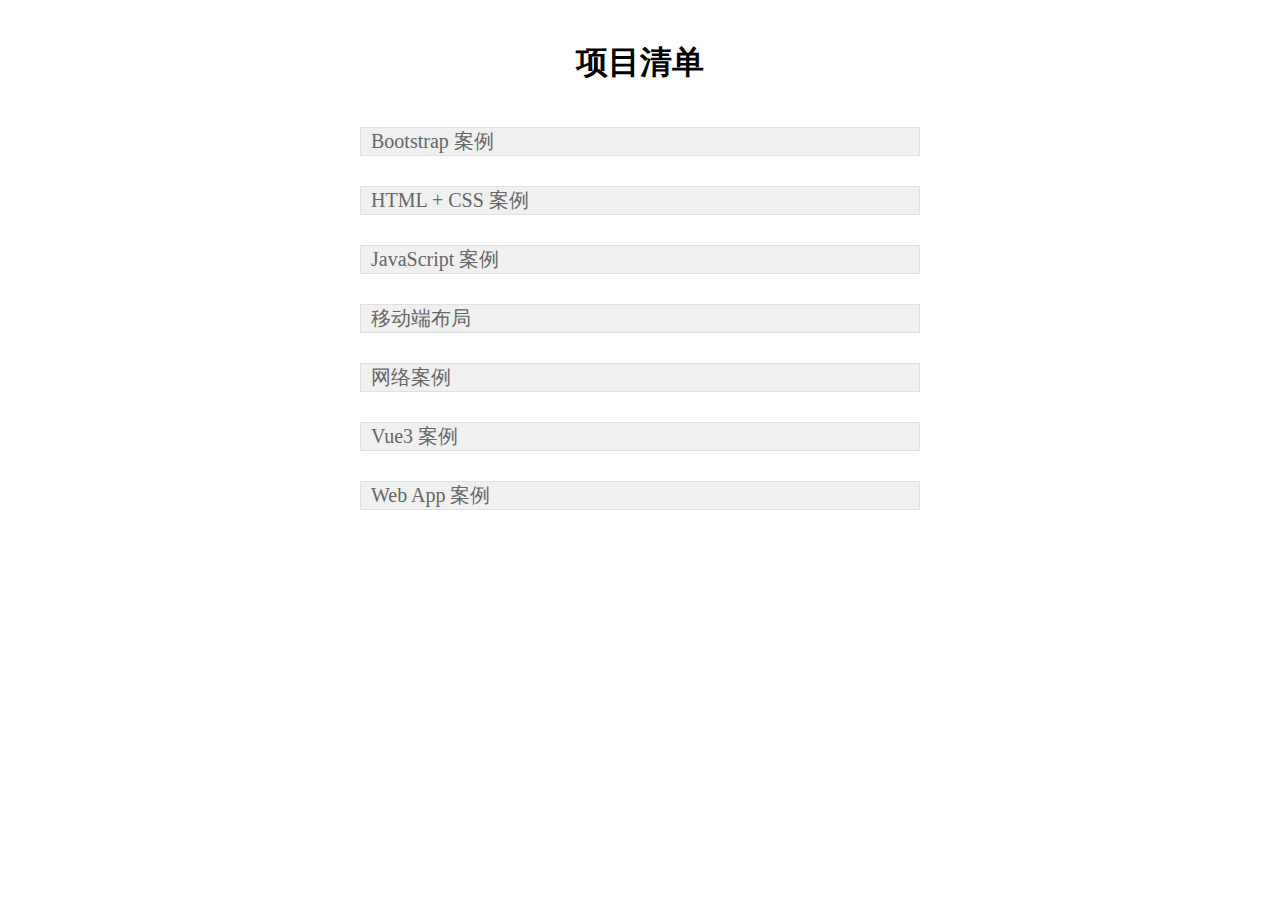
<file: index.html>
<!DOCTYPE html>
<html lang="en">

<head>
    <meta charset="UTF-8" />
    <meta http-equiv="X-UA-Compatible" content="IE=edge" />
    <meta name="viewport" content="width=device-width, initial-scale=1.0" />
    <title>Document</title>
    <link rel="stylesheet" href="./index.css" />
</head>

<body>
    <div class="menu-container">
        <h1>项目清单</h1>
    </div>

    <script>
        const data = [
            {
                title: 'Bootstrap 案例',
                children: [
                    {
                        url: './bootstrap-demo/index.html',
                        title: '星巴克案例'
                    }
                ]
            },
            {
                title: 'HTML + CSS 案例',
                children: [
                    {
                        url: './html-css-case/index.html',
                        title: 'HTML + CSS 案例'
                    }
                ]
            },
            {
                title: 'JavaScript 案例',
                children: [
                    {
                        url: './javascript-case/accordion',
                        title: '手风琴效果'
                    },
                    {
                        url: './javascript-case/countdown',
                        title: '倒计时效果'
                    },
                    {
                        url: './javascript-case/dynamic-sort-table',
                        title: '动态排序表格效果'
                    },
                    {
                        url: './javascript-case/five-in-five/html',
                        title: '五子棋游戏'
                    },
                    {
                        url: './javascript-case/form-plugin',
                        title: '通用表单'
                    },
                    {
                        url: './javascript-case/heartbeat',
                        title: '心跳效果'
                    },
                    {
                        url: './javascript-case/image-drag-verification/html',
                        title: '图片拖动验证'
                    },
                    {
                        url: './javascript-case/king-of-glory-hero-query',
                        title: '王者荣耀英雄查询'
                    },
                    {
                        url: './javascript-case/linkage-between-provinces-and-cities',
                        title: '省市联动效果'
                    },
                    {
                        url: './javascript-case/lyric-roll',
                        title: '歌词滚动效果'
                    },
                    {
                        url: './javascript-case/mind-reading',
                        title: '读心术游戏'
                    },
                    {
                        url: './javascript-case/paging-plug-in',
                        title: '分页效果'
                    },
                    {
                        url: './javascript-case/picture-magnifier',
                        title: '图片放大镜'
                    },
                    {
                        url: './javascript-case/picture-waterfall-flow',
                        title: '图片瀑布流'
                    },
                    {
                        url: './javascript-case/pixel-bird',
                        title: '像素鸟小游戏'
                    },
                    {
                        url: './javascript-case/points-draw',
                        title: '随机抽奖效果'
                    },
                    {
                        url: './javascript-case/scroll-text',
                        title: '文字滚动效果'
                    },
                    {
                        url: './javascript-case/seamless-wheel-casting',
                        title: '无缝轮播图'
                    },
                    {
                        url: './javascript-case/shopping-cart',
                        title: '购物车'
                    },
                    {
                        url: './javascript-case/tencent-video-recommendation',
                        title: '腾讯视频首页推荐'
                    },
                    {
                        url: './javascript-case/three-stage-linkage',
                        title: '省市三级联动效果'
                    },
                ]
            },
            {
                title: '移动端布局',
                children: [
                    {
                        url: './mobile-layout/rem',
                        title: 'rem 布局案例'
                    },
                    {
                        url: './mobile-layout/vw',
                        title: 'vw 布局案例'
                    }
                ]
            },
            {
                title: '网络案例',
                children: [
                    {
                        url: './network/chatbot',
                        title: '聊天机器人案例'
                    }
                ]
            },
            {
                title: 'Vue3 案例',
                children: [
                    {
                        url: './vue/vue3',
                        title: 'todo-list'
                    }
                ]
            },
            {
                title: 'Web App 案例',
                children: [
                    {
                        url: './web-app/maoyan-film/html',
                        title: '猫眼电影案例'
                    }
                ]
            },
        ]
        const container = document.querySelector('.menu-container');

        data.map(item => {
            const div = document.createElement('div');
            div.className = 'menu';
            const h2 = document.createElement('h2');
            h2.innerText = item.title;
            div.appendChild(h2);
            if (item.children) {
                const ul = document.createElement('ul');
                ul.className = 'submenu';
                item.children.forEach(item => {
                    ul.innerHTML += `<li><a href=${item.url} target="_blank">${item.title}</a></li>`;
                })
                div.appendChild(ul);
            }
            container.appendChild(div);
        })
    </script>
    <script src="./animate.js"></script>
    <script src="./index.js"></script>
</body>

</html>
</file>
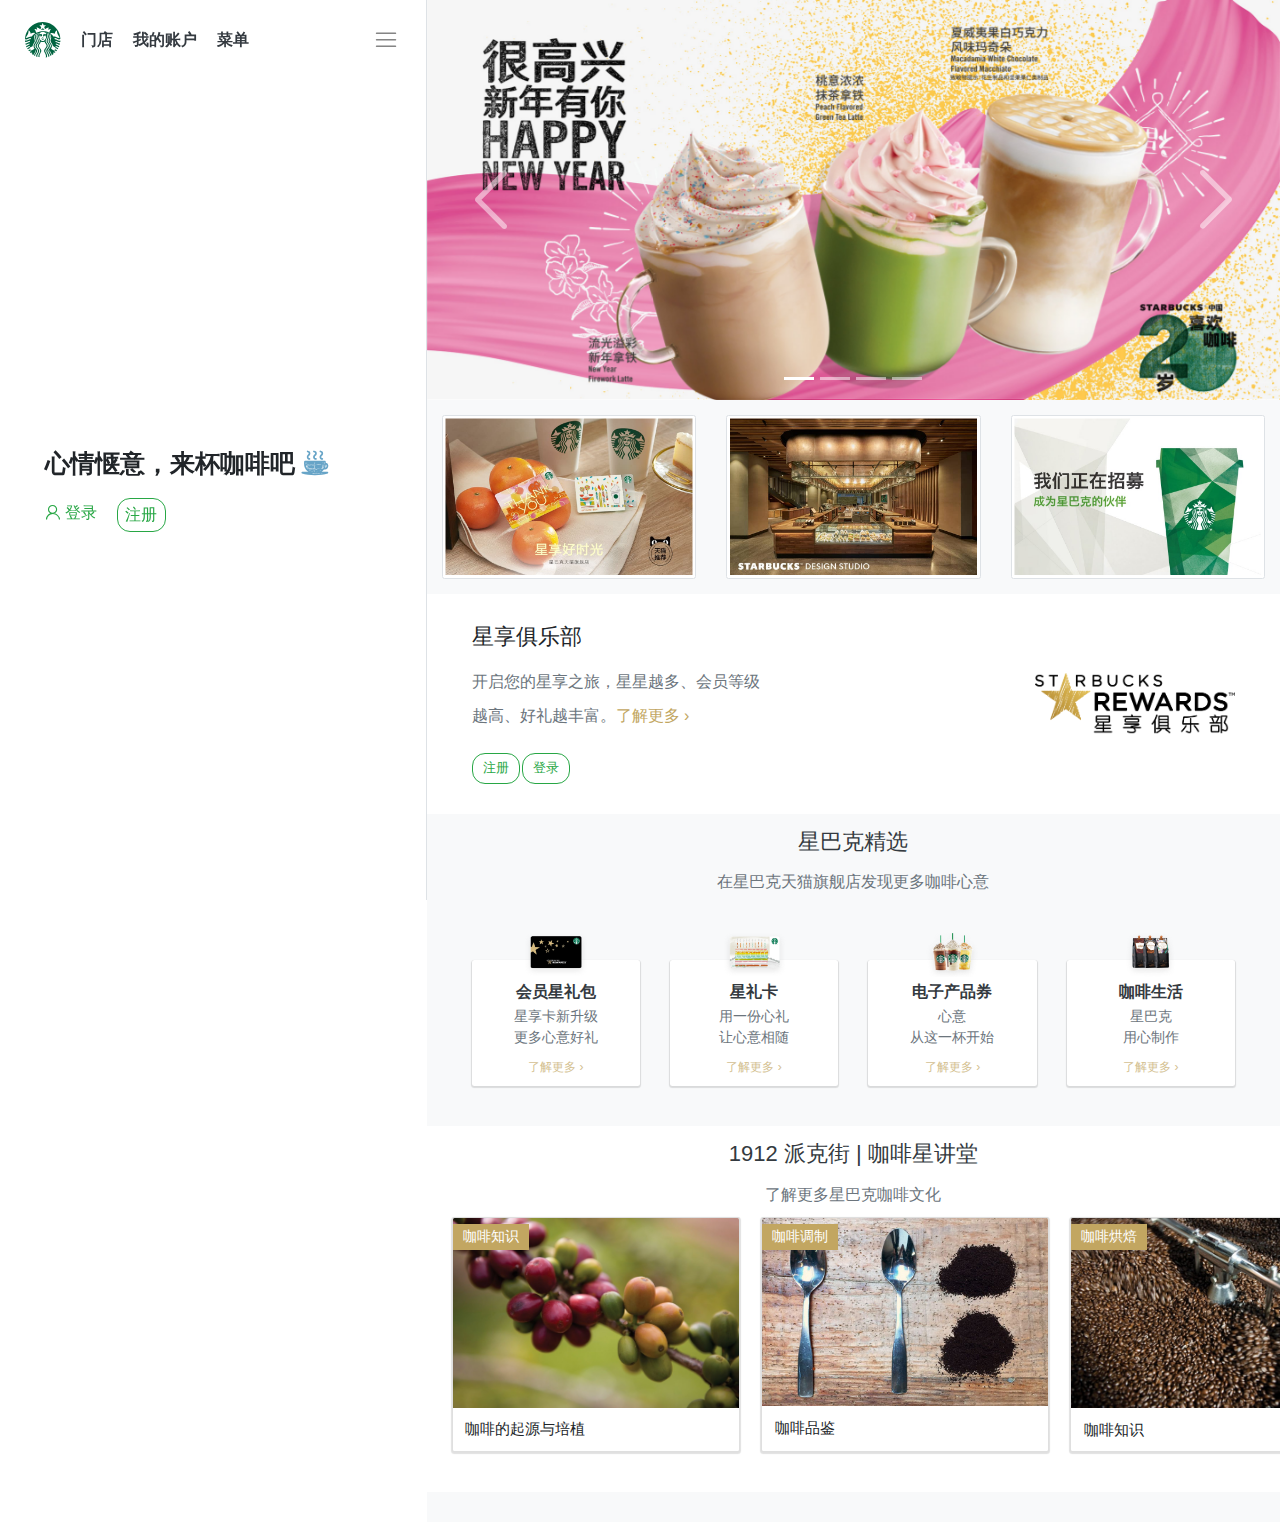
<file: bootstrap-demo/index.html>
<!DOCTYPE html>
<html>

<head>
	<meta charset="UTF-8">
	<title></title>
	<meta name="viewport" content="width=device-width, initial-scale=1, shrink-to-fit=no">
	<link rel="stylesheet" href="https://stackpath.bootstrapcdn.com/bootstrap/4.3.1/css/bootstrap.min.css"
		integrity="sha384-ggOyR0iXCbMQv3Xipma34MD+dH/1fQ784/j6cY/iJTQUOhcWr7x9JvoRxT2MZw1T" crossorigin="anonymous">
	<link rel="stylesheet" href="css/iconfont.css">
	<link rel="stylesheet" href="css/index.css">
</head>

<body>

	<div class="container-fluid">
		<div class="row justify-content-end">
			<!-- 左边内容 -->
			<div class="col-lg-4 position-fixed border-right leftCon">
				<!-- 导航栏 -->
				<header class="navbar d-none d-sm-flex px-0 px-lg-3 py-3 py-lg-4">
					<a href="#" class="navbar-brand"><img src="images/logo.svg" alt="" width="36"></a>
					<ul class="nav mr-auto">
						<li class="nav-item">
							<a href="#" class="nav-link text-dark font-weight-bold">门店</a>
						</li>
						<li class="nav-item">
							<a href="#" class="nav-link text-dark font-weight-bold">我的账户</a>
						</li>
						<li class="nav-item">
							<a href="#" class="nav-link text-dark font-weight-bold">菜单</a>
						</li>
					</ul>
					<span class="iconfont icon-menu" id="showBtn"></span>
				</header>

				<!-- 标题与登录注册 -->
				<div class="d-flex align-items-center login">
					<div class="px-0 px-lg-5">
						<h1 class="font-weight-bold py-3">心情惬意，来杯咖啡吧 <span class="iconfont icon-kafei"></span></h1>
						<div class="d-none d-sm-block my-3">
							<a href="#" class="text-success">
								<span class="iconfont icon-denglu"></span>
								<span>登录</span>
							</a>
							<a href="#" class="btn btn-outline-success ml-4 register">注册</a>
						</div>
					</div>
				</div>

				<!-- 点击菜单后要展示的内容 -->
				<div class="d-flex bg-white flex-column justify-content-between position-absolute menu hide">
					<header class="navbar d-flex px-0 px-lg-3 py-3 py-lg-4">
						<a href="#" class="navbar-brand"><img src="images/logo.svg" alt="" width="36"></a>
						<span class="iconfont icon-guanbi" id="closeBtn"></span>
					</header>
					<div class="list">
						<ul class="list-unstyled mx-sm-5 pl-sm-5">
							<li><a href="#" class="font-weight-bold text-dark py-2 d-block">门店</a></li>
							<li><a href="#" class="font-weight-bold text-dark py-2 d-block">星享俱乐部</a></li>
							<li><a href="#" class="font-weight-bold text-dark py-2 d-block">菜单</a></li>
							<hr>
							<li><a href="#" class="font-weight-bold text-dark py-2 d-block">星巴克移动应用</a></li>
							<li><a href="#" class="font-weight-bold text-dark py-2 d-block">星礼卡</a></li>
							<li><a href="#" class="font-weight-bold text-dark py-2 d-block">星巴克臻选™</a></li>
							<li><a href="#" class="font-weight-bold text-dark py-2 d-block">啡快™ － 在线点 到店取</a></li>
							<li><a href="#" class="font-weight-bold text-dark py-2 d-block">专星送™</a></li>
							<li><a href="#" class="font-weight-bold text-dark py-2 d-block">咖啡星讲堂</a></li>
							<li><a href="#" class="font-weight-bold text-dark py-2 d-block">上海烘焙工坊</a></li>
							<li><a href="#" class="font-weight-bold text-dark py-2 d-block">关于星巴克</a></li>
							<li><a href="#" class="font-weight-bold text-dark py-2 d-block">帮助中心</a></li>
							<hr>
						</ul>
						<div class="my-3 mx-sm-5 pl-sm-5 font">
							<a href="#" class="text-success">
								<span class="iconfont icon-denglu"></span>
								<span>登录</span>
							</a>
							<a href="#" class="btn btn-outline-success ml-4 register">注册</a>
						</div>
					</div>
					<footer class="mx-sm-5 pl-sm-5 pb-5">
						<div>
							<a href="#">English</a> | <a href="#">隐私政策</a> | <a href="#">使用条款</a> | 
						</div>
						<div>
							<a href="#"><img src="images/icpicon.png" width="10" height="10" alt="">沪公网安备 31010402000318号</a> | <a href="#">沪ICP备17003747号</a>
						</div>
					</footer>
				</div>

			</div>

			<!-- 右边内容 -->
			<div class="col-lg-8 bg-light">
				<!-- 轮播图 -->
				<div class="row">
					<div class="carousel slide" id="pic" data-ride='carousel'>
						<div class="carousel-inner">
							<div class="carousel-item active">
								<img src="images/kv1.jpg" class="img-fluid" alt="">
							</div>
							<div class="carousel-item">
								<img src="images/kv2.jpg" class="img-fluid" alt="">
							</div>
							<div class="carousel-item">
								<img src="images/kv3.jpg" class="img-fluid" alt="">
							</div>
							<div class="carousel-item">
								<img src="images/kv4.jpg" class="img-fluid" alt="">
							</div>
						</div>
						<!-- 控制器 -->
						<a href="#pic" class="carousel-control-prev" data-slide='prev'>
							<span class="iconfont icon-left"></span>
						</a>
						<a href="#pic" class="carousel-control-next" data-slide='next'>
							<span class="iconfont icon-right"></span>
						</a>
						<!-- 指示器 -->
						<ul class="carousel-indicators">
							<li class="active" data-target="#pic" data-slide-to="0"></li>
							<li data-target="#pic" data-slide-to="1"></li>
							<li data-target="#pic" data-slide-to="2"></li>
							<li data-target="#pic" data-slide-to="3"></li>
						</ul>
					</div>
				</div>

				<!-- 三张图片 -->
				<div class="row py-4">
					<div class="col-sm-4 my-2 my-sm-0">
						<a href="#">
							<img src="images/img_01.jpg" class="img-fluid img-thumbnail" alt="">
						</a>
					</div>
					<div class="col-sm-4 my-2 my-sm-0">
						<a href="#">
							<img src="images/img_02.jpg" class="img-fluid img-thumbnail" alt="">
						</a>
					</div>
					<div class="col-sm-4 my-2 my-sm-0">
						<a href="#">
							<img src="images/img_03.jpg" class="img-fluid img-thumbnail" alt="">
						</a>
					</div>
				</div>

				<!-- 星享俱乐部 -->
				<div class="row p-5 bg-white align-items-center text-center text-sm-left start">
					<div class="col-sm-5">
						<h2>星享俱乐部</h2>
						<p class="py-3 text-muted">开启您的星享之旅，星星越多、会员等级越高、好礼越丰富。<a href="#">了解更多 ›</a></p>
						<div>
							<button class="btn btn-outline-success btn-lg">注册</button>
							<button class="btn btn-outline-success btn-lg">登录</button>
						</div>
					</div>
					<div class="col mt-5 mt-sm-0 text-sm-right">
						<img src="images/logo-msr-new.svg" class="img-fluid" alt="">
					</div>
				</div>

				<!-- 星巴克精选 -->
				<div class="row pb-5 betters">
					<!-- 标题 -->
					<div class="col-12 text-center">
						<h3 class="my-4 text-dark">星巴克精选</h3>
						<p class="text-muted">在星巴克天猫旗舰店发现更多咖啡心意</p>
					</div>

					<!-- 四块内容 -->
					<div class="col-12">
						<ul class="row list-unstyled justify-content-around px-5">
							<li class="col-6 col-md-3">
								<a href="#" class="d-inline-block text-center px-2 bg-white rounded postion-relative">
									<img src="images/tmall-card-01.png" class="img-fluid" alt="">
									<h4 class="my-2 text-dark font-weight-bold">会员星礼包</h4>
									<p class="text-muted">星享卡新升级<br>更多心意好礼</p>
									<p class="caption">了解更多 ›</p>
								</a>
							</li>
							<li class="col-6 col-md-3">
								<a href="#" class="text-center px-2 bg-white rounded d-inline-block position-relative">
									<img src="images/tmall-card-02.png" class="img-fluid" alt="">
									<h4 class="my-2 text-dark font-weight-bold">星礼卡</h4>
									<p class="text-muted">用一份心礼<br>让心意相随</p>
									<p class="caption">了解更多 ›</p>
								</a>
							</li>
							<li class="col-6 col-md-3">
								<a href="#" class="text-center px-2 bg-white rounded d-inline-block position-relative">
									<img src="images/tmall-card-03.png" class="img-fluid" alt="">
									<h4 class="my-2 text-dark font-weight-bold">电子产品券</h4>
									<p class="text-muted">心意<br>从这一杯开始</p>
									<p class="caption">了解更多 ›</p>
								</a>
							</li>
							<li class="col-6 col-md-3">
								<a href="#" class="text-center px-2 bg-white rounded d-inline-block position-relative">
									<img src="images/tmall-card-04.png" class="img-fluid" alt="">
									<h4 class="my-2 text-dark font-weight-bold">咖啡生活</h4>
									<p class="text-muted">星巴克<br>用心制作</p>
									<p class="caption">了解更多 ›</p>
								</a>
							</li>
						</ul>
					</div>
				</div>

				<!-- 咖啡星讲堂 -->
				<div class="row bg-white overflow-hidden mb-5 pb-5 teah">
					<!-- 标题 -->
					<div class="col-12 text-center">
						<h3 class="my-4 text-dark">1912 派克街 | 咖啡星讲堂</h3>
						<p class="text-muted">了解更多星巴克咖啡文化</p>
					</div>
					
					<!-- 滚动内容 -->
					<div class="col-12">
						<div class="scroll pl-3">
							<ul class="list-unstyled d-flex justify-content-between">
								<li class="card">
									<a href="#"><img src="images/scroll_img_01.jpg" class="card-img-top" alt=""></a>
									<div class="card-body">
										<h4 class="card-title mb-0">咖啡的起源与培植</h4>
									</div>
									<span class="position-absolute text-white px-3 py-1">咖啡知识</span>
								</li>
								<li class="card">
									<a href="#"><img src="images/scroll_img_02.jpg" class="card-img-top" alt=""></a>
									<div class="card-body">
										<h4 class="card-title mb-0">咖啡品鉴</h4>
									</div>
									<span class="position-absolute text-white px-3 py-1">咖啡调制</span>
								</li>
								<li class="card">
									<a href="#"><img src="images/scroll_img_03.jpg" class="card-img-top" alt=""></a>
									<div class="card-body">
										<h4 class="card-title mb-0">咖啡知识</h4>
									</div>
									<span class="position-absolute text-white px-3 py-1">咖啡烘焙</span>
								</li>
								<li class="card">
									<a href="#"><img src="images/scroll_img_04.jpg" class="card-img-top" alt=""></a>
									<div class="card-body">
										<h4 class="card-title mb-0">咖啡品鉴</h4>
									</div>
									<span class="position-absolute text-white px-3 py-1">手冲咖啡</span>
								</li>
							</ul>
						</div>
					</div>
				</div>

			</div>
		</div>
	</div>

	<!-- 底部菜单 -->
	<footer class="fixed-bottom d-sm-none bg-white pb-2 footer">
		<ul class="row d-flex list-unstyled justify-content-around mb-0">
			<li class="text-center">
				<a href="#" class="text-muted active">
					<span class="iconfont icon-shouye d-block"></span>
					<span>首页</span>
				</a>
			</li>
			<li class="text-center">
				<a href="#" class="text-muted">
					<span class="iconfont icon-mendian d-block"></span>
					<span>门店</span>
				</a>
			</li>
			<li class="text-center">
				<a href="#" class="text-muted">
					<span class="iconfont icon-weibiaoti5 d-block"></span>
					<span>我的账户</span>
				</a>
			</li>
			<li class="text-center">
				<a href="#" class="text-muted">
					<span class="iconfont icon-caidan d-block"></span>
					<span>菜单</span>
				</a>
			</li>
			<li class="text-center">
				<a href="#" class="text-muted">
					<span class="iconfont icon-gengduo d-block"></span>
					<span>更多</span>
				</a>
			</li>
		</ul>
	</footer>

	<script src="https://code.jquery.com/jquery-3.3.1.slim.min.js"
		integrity="sha384-q8i/X+965DzO0rT7abK41JStQIAqVgRVzpbzo5smXKp4YfRvH+8abtTE1Pi6jizo"
		crossorigin="anonymous"></script>
	<script src="https://stackpath.bootstrapcdn.com/bootstrap/4.3.1/js/bootstrap.min.js"
		integrity="sha384-JjSmVgyd0p3pXB1rRibZUAYoIIy6OrQ6VrjIEaFf/nJGzIxFDsf4x0xIM+B07jRM"
		crossorigin="anonymous"></script>
	<script>
		$('#showBtn').on('click',function(){
			$('.menu').removeClass('hide').addClass('show');
			shadowMenu();
		});
		$('#closeBtn').on('click',function(){
			$('.menu').removeClass('show').addClass('hide');
			shadowMenu();
		});

		$(window).resize(shadowMenu);

		//当菜单弹出的时候，不要让body出现滚动条。当菜单消失的时候再让body出现滚动条
		function shadowMenu(){
			//只有当屏幕尺寸小于992，以及menu菜单是显示的状态，这时才要干掉body的滚动条
			if($(window).innerWidth()<=992 && $('.menu').hasClass('show')){
				//console.log(1);
				$('body').css('overflow','hidden');
			}else{
				$('body').css('overflow','auto');
			}
		}
	</script>
</body>

</html>
</file>
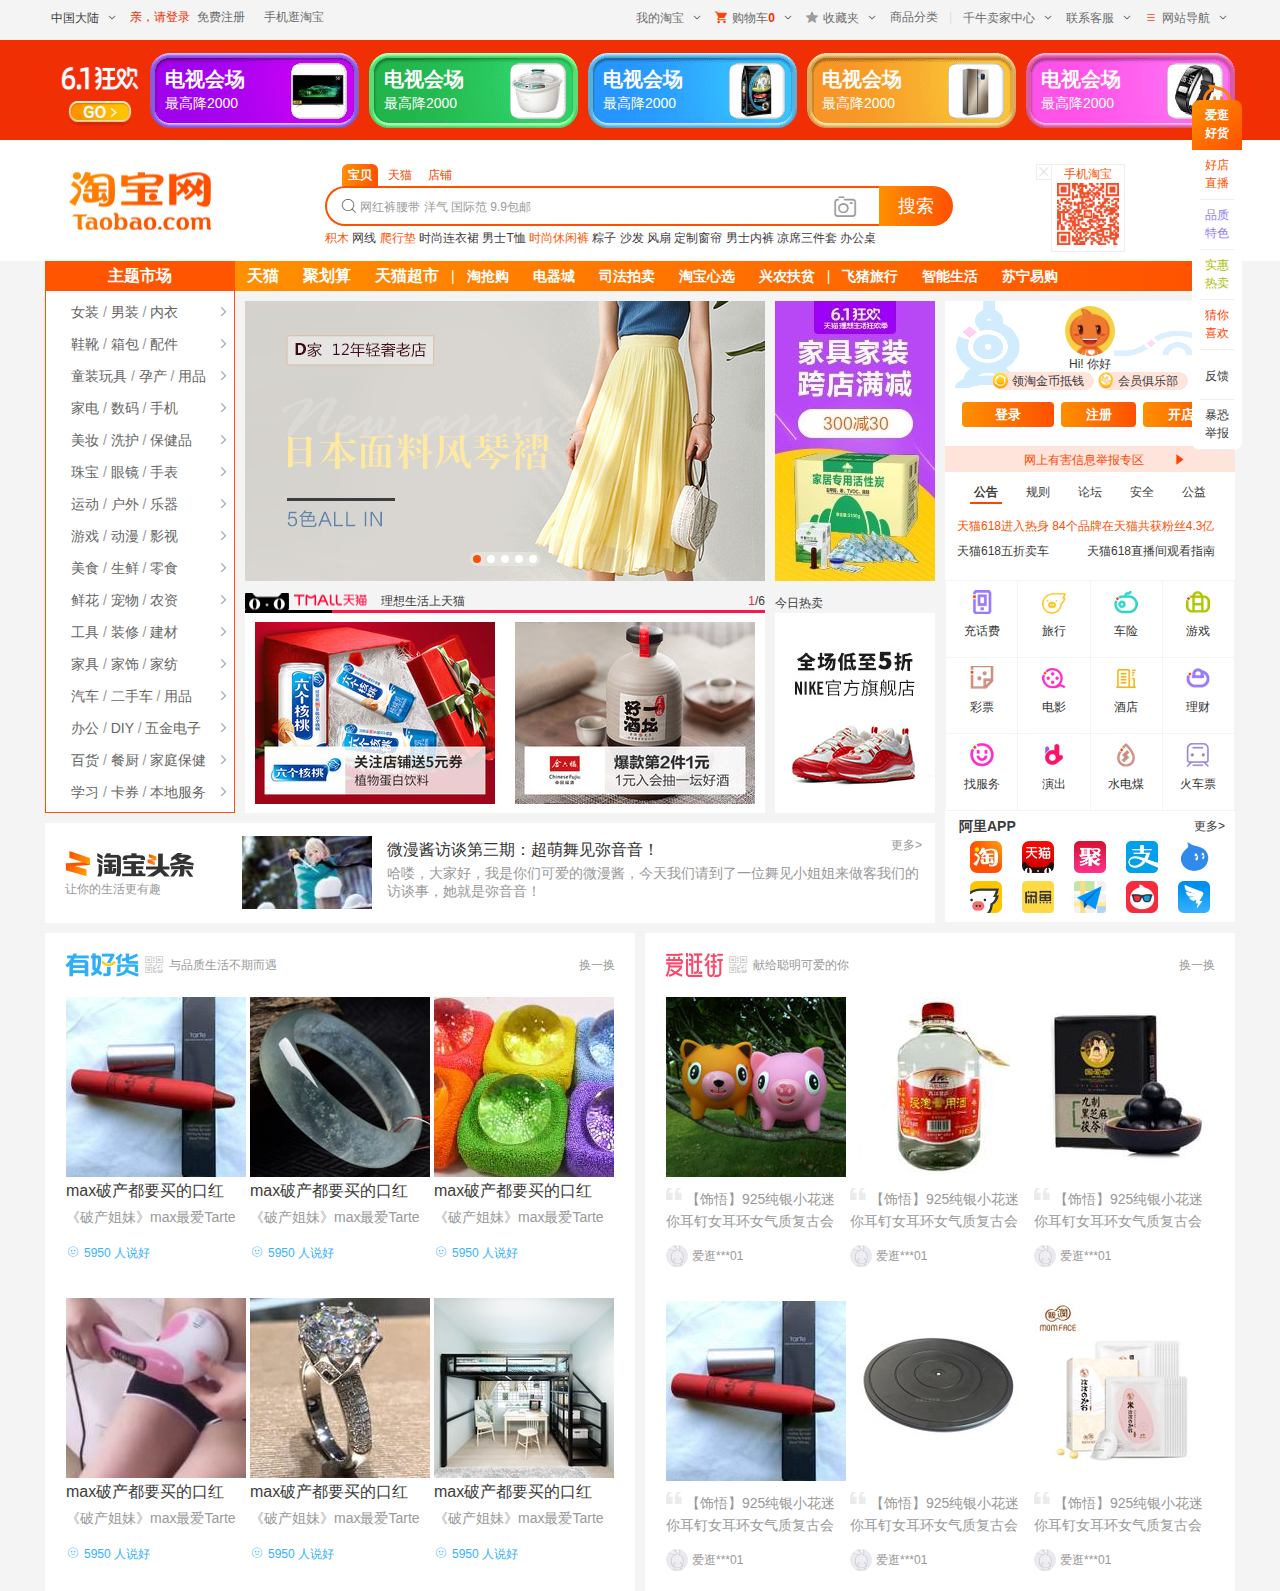
<file: html-css-case/index.html>
<!DOCTYPE html>
<html>

<head>
	<meta charset="UTF-8">
	<title>淘宝网 - 淘！我喜欢</title>
	<link rel="stylesheet" href="css/index.css">
	<link rel="icon" href="favicon.ico">
	<base target="_blank">
</head>

<body>
	<!-- 头部信息 -->
	<div id="headMessage" class="layer clearfix">
		<ul class="fl">
			<li class="title">
				<span>中国大陆</span>
				<span class="iconfont arrow">&#xe733;</span>
			</li>
			<li class="mr7">
				<a href="#" class="login mr7">亲，请登录</a>
				<a href="#">免费注册</a>
			</li>
			<li>
				<a href="#">手机逛淘宝</a>
			</li>
		</ul>

		<ul class="fr">
			<li>
				<a href="#">我的淘宝</a>
				<span class="iconfont arrow">&#xe733;</span>
			</li>
			<li>
				<span class="iconfont mr5 c4">&#xe63a;</span>
				<a href="#">购物车</a>
				<strong>0</strong>
				<span class="iconfont arrow">&#xe733;</span>
			</li>
			<li>
				<a href="#"><span class="iconfont mr5 stroe">&#x3432;</span>收藏夹</a>
				<span class="iconfont arrow">&#xe733;</span>
			</li>
			<li>
				<a href="#">商品分类</a>
			</li>
			<li class="line">|</li>
			<li>
				<a href="#">千牛卖家中心</a>
				<span class="iconfont arrow">&#xe733;</span>
			</li>
			<li>
				<a href="#">联系客服</a>
				<span class="iconfont arrow">&#xe733;</span>
			</li>
			<li>
				<span class="iconfont c4 mr5">&#xe66d;</span>
				<a href="#">网站导航</a>
				<span class="iconfont arrow">&#xe733;</span>
			</li>
		</ul>
	</div>


	<!-- 头部广告 -->
	<div id="headAd">
		<div class="layer clearfix">
			<a href="#" class="fl go"><img src="images/go.png" alt=""></a>
			<ul class="fr">
				<li class="item1">
					<a href="#" class="fr">
						<img src="images/adimg_01.jpg" alt="">
					</a>
					<h3><a href="#">电视会场</a></h3>
					<p><a href="#">最高降2000</a></p>
				</li>
				<li class="item2">
					<a href="#" class="fr">
						<img src="images/adimg_02.jpg" alt="">
					</a>
					<h3><a href="#">电视会场</a></h3>
					<p><a href="#">最高降2000</a></p>
				</li>
				<li class="item3">
					<a href="#" class="fr">
						<img src="images/adimg_03.jpg" alt="">
					</a>
					<h3><a href="#">电视会场</a></h3>
					<p><a href="#">最高降2000</a></p>
				</li>
				<li class="item4">
					<a href="#" class="fr">
						<img src="images/adimg_04.jpg" alt="">
					</a>
					<h3><a href="#">电视会场</a></h3>
					<p><a href="#">最高降2000</a></p>
				</li>
				<li class="item5">
					<a href="#" class="fr">
						<img src="images/adimg_05.jpg" alt="">
					</a>
					<h3><a href="#">电视会场</a></h3>
					<p><a href="#">最高降2000</a></p>
				</li>
				<!-- <li>
					<a href="#" class="fr"><img src="images/adimg_01.jpg" alt=""></a>
					<h3><a href="#">电视会场</a></h3>
					<p><a href="#">最高降2000</a></p>
				</li> -->
			</ul>
		</div>
	</div>


	<!-- 头部搜索 -->
	<div id="headSearch">
		<div class="cleafix layer">
			<!-- <h1><a href="#"><img src="images/logo.png" alt="淘宝网"></a></h1> -->
			<h1 class="fl"><a href="#">淘宝网</a></h1>

			<div class="code fr">
				<span class="iconfont close">&#xe614;</span>
				<span class="c5">手机淘宝</span>
				<img src="images/code.png" alt="">
			</div>

			<div class="search">
				<ul class="searchTab clearfix">
					<li class="active">宝贝</li>
					<li>天猫</li>
					<li>店铺</li>
				</ul>

				<div class="searchContent clearfix">
					<form action="#">
						<div class="searchBox fl">
							<input type="text">
							<div class="placeholder">
								<i class="iconfont">&#xe615;</i>
								<span>网红裤腰带 洋气 国际范 9.9包邮</span>
							</div>
							<span class="iconfont imgSearch">&#xe6ba;</span>
						</div>
						<div class="btn fl">
							<button type="submit">搜索</button>
						</div>
					</form>
				</div>

				<div class="hotKey">
					<a href="#" class="c5">积木</a>
					<a href="#">网线</a>
					<a href="#" class="c5">爬行垫</a>
					<a href="#">时尚连衣裙</a>
					<a href="#">男士T恤</a>
					<a href="#" class="c5">时尚休闲裤</a>
					<a href="#">粽子</a>
					<a href="#">沙发</a>
					<a href="#">风扇</a>
					<a href="#">定制窗帘</a>
					<a href="#">男士内裤</a>
					<a href="#">凉席三件套</a>
					<a href="#">办公桌</a>
				</div>
			</div>
		</div>
	</div>

	<!-- 导航 -->
	<div id="nav" class="layer clearfix">
		<h2 class="fl">主题市场</h2>
		<ul>
			<li class="size"><a href="#">天猫</a></li>
			<li class="size"><a href="#">聚划算</a></li>
			<li class="size"><a href="#">天猫超市</a></li>
			<li class="line">|</li>
			<li><a href="#">淘抢购</a></li>
			<li><a href="#">电器城</a></li>
			<li><a href="#">司法拍卖</a></li>
			<li><a href="#">淘宝心选</a></li>
			<li><a href="#">兴农扶贫</a></li>
			<li class="line">|</li>
			<li><a href="#">飞猪旅行</a></li>
			<li><a href="#">智能生活</a></li>
			<li><a href="#">苏宁易购</a></li>
		</ul>
	</div>

	<!-- 首屏内容 -->
	<div id="firstScreen" class="layer clearfix">
		<!-- 左边的内容 -->
		<div class="firstLeft fl">
			<!-- 侧边导航 -->
			<div class="sideNav fl">
				<ul>
					<li>
						<a href="#">女装</a> / <a href="#">男装</a> / <a href="#">内衣</a><span
							class="iconfont fr">&#xe50c;</span>
					</li>
					<li>
						<a href="#">鞋靴</a> / <a href="#">箱包</a> / <a href="#">配件</a><span
							class="iconfont fr">&#xe50c;</span>
					</li>
					<li>
						<a href="#">童装玩具</a> / <a href="#">孕产</a> / <a href="#">用品</a><span
							class="iconfont fr">&#xe50c;</span>
					</li>
					<li>
						<a href="#">家电</a> / <a href="#">数码</a> / <a href="#">手机</a><span
							class="iconfont fr">&#xe50c;</span>
					</li>
					<li>
						<a href="#">美妆</a> / <a href="#">洗护</a> / <a href="#">保健品</a><span
							class="iconfont fr">&#xe50c;</span>
					</li>
					<li>
						<a href="#">珠宝</a> / <a href="#">眼镜</a> / <a href="#">手表</a><span
							class="iconfont fr">&#xe50c;</span>
					</li>
					<li>
						<a href="#">运动</a> / <a href="#">户外</a> / <a href="#">乐器</a><span
							class="iconfont fr">&#xe50c;</span>
					</li>
					<li>
						<a href="#">游戏</a> / <a href="#">动漫</a> / <a href="#">影视</a><span
							class="iconfont fr">&#xe50c;</span>
					</li>
					<li>
						<a href="#">美食</a> / <a href="#">生鲜</a> / <a href="#">零食</a><span
							class="iconfont fr">&#xe50c;</span>
					</li>
					<li>
						<a href="#">鲜花</a> / <a href="#">宠物</a> / <a href="#">农资</a><span
							class="iconfont fr">&#xe50c;</span>
					</li>
					<li>
						<a href="#">工具</a> / <a href="#">装修</a> / <a href="#">建材</a><span
							class="iconfont fr">&#xe50c;</span>
					</li>
					<li>
						<a href="#">家具</a> / <a href="#">家饰</a> / <a href="#">家纺</a><span
							class="iconfont fr">&#xe50c;</span>
					</li>
					<li>
						<a href="#">汽车</a> / <a href="#">二手车</a> / <a href="#">用品</a><span
							class="iconfont fr">&#xe50c;</span>
					</li>
					<li>
						<a href="#">办公</a> / <a href="#">DIY</a> / <a href="#">五金电子</a><span
							class="iconfont fr">&#xe50c;</span>
					</li>
					<li>
						<a href="#">百货</a> / <a href="#">餐厨</a> / <a href="#">家庭保健</a><span
							class="iconfont fr">&#xe50c;</span>
					</li>
					<li>
						<a href="#">学习</a> / <a href="#">卡券</a> / <a href="#">本地服务</a><span
							class="iconfont fr">&#xe50c;</span>
					</li>
				</ul>
			</div>

			<!-- 图片1容器 -->
			<div class="img1Box fr">
				<div class="pic fl">
					<div class="img">
						<a href="#"><img src="images/pic_01.jpg" alt=""></a>
					</div>

					<button class="iconfont leftBtn">&#xe50a;</button>
					<button class="iconfont rightBtn">&#xe50c;</button>

					<div class="circle">
						<span class="active"></span><span></span><span></span><span></span><span></span>
					</div>
				</div>
				<div class="ad fr">
					<a href="#"><img src="images/ad_02.jpg" alt=""></a>
				</div>
			</div>

			<!-- 图片2容器 -->
			<div class="img2Box fr">
				<div class="pic fl">
					<div class="picTitle">
						<div class="text clearfix">
							<span class="fl bg">理想生活上天猫</span>
							<span class="fr"><i>1</i>/6</span>
						</div>
						<div class="line">
							<span></span>
						</div>
					</div>
					<div class="img">
						<a href="#"><img src="images/pic_02.jpg" alt=""></a><a href="#"><img src="images/pic_03.jpg"
								alt=""></a>
					</div>

					<button class="iconfont leftBtn">&#xe50a;</button>
					<button class="iconfont rightBtn">&#xe50c;</button>
				</div>
				<div class="ad fr">
					<p class="title">今日热卖</p>
					<a href="#"><img src="images/ad_03.jpg" alt=""></a>
				</div>
			</div>

			<!-- 淘宝头条 -->
			<div class="news fl">
				<div class="hd fl">
					<h3>淘宝头条</h3>
					<p>让你的生活更有趣</p>
				</div>
				<div class="newList fr">
					<div class="imtem">
						<a href="#" class="fl img"><img src="images/news_img_01.jpg" alt=""></a>
						<h4><a href="#">微漫酱访谈第三期：超萌舞见弥音音！</a></h4>
						<p><a href="#">哈喽，大家好，我是你们可爱的微漫酱，今天我们请到了一位舞见小姐姐来做客我们的访谈事，她就是弥音音！</a></p>
						<a href="#" class="more">更多></a>
					</div>
				</div>
			</div>
		</div>


		<!-- 右边的内容 -->
		<div class="firstRight fr">
			<!-- 用户 -->
			<div class="user">
				<a href="#" class="avatar"><img src="images/avatar.jpg" alt=""></a>
				<p class="username">Hi! 你好</p>
				<p class="members">
					<a href="#" class="gold">领淘金币抵钱</a>
					<a href="#" class="club">会员俱乐部</a>
				</p>
				<div class="btn">
					<button class="login">登录</button>
					<button class="register">注册</button>
					<button class="shop">开店</button>
				</div>
			</div>

			<!-- 举报 -->
			<a href="#" class="tipOff">
				<span>网上有害信息举报专区</span><i class="iconfont">&#xe644;</i>
			</a>

			<!-- 公告区 -->
			<div class="notice">
				<ul class="title">
					<li class="active"><a href="#">公告</a></li>
					<li><a href="#">规则</a></li>
					<li><a href="#">论坛</a></li>
					<li><a href="#">安全</a></li>
					<li><a href="#">公益</a></li>
				</ul>
				<ul class="content clearfix">
					<li class="item1"><a href="#">天猫618进入热身 84个品牌在天猫共获粉丝4.3亿</a></li>
					<li><a href="#">天猫618五折卖车</a></li>
					<li><a href="#">天猫618直播间观看指南</a></li>
				</ul>
			</div>

			<!-- 图标区域 -->
			<table class="icon">
				<tr>
					<td class="item1">
						<a href="#">
							<span></span>
							<i>充话费</i>
						</a>
					</td>
					<td class="item2">
						<a href="#">
							<span></span>
							<i>旅行</i>
						</a>
					</td>
					<td class="item3">
						<a href="#">
							<span></span>
							<i>车险</i>
						</a>
					</td>
					<td class="item4">
						<a href="#">
							<span></span>
							<i>游戏</i>
						</a>
					</td>
				</tr>
				<tr>
					<td class="item5">
						<a href="#">
							<span></span>
							<i>彩票</i>
						</a>
					</td>
					<td class="item6">
						<a href="#">
							<span></span>
							<i>电影</i>
						</a>
					</td>
					<td class="item7">
						<a href="#">
							<span></span>
							<i>酒店</i>
						</a>
					</td>
					<td class="item8">
						<a href="#">
							<span></span>
							<i>理财</i>
						</a>
					</td>
				</tr>
				<tr>
					<td class="item9">
						<a href="#">
							<span></span>
							<i>找服务</i>
						</a>
					</td>
					<td class="item10">
						<a href="#">
							<span></span>
							<i>演出</i>
						</a>
					</td>
					<td class="item11">
						<a href="#">
							<span></span>
							<i>水电煤</i>
						</a>
					</td>
					<td class="item12">
						<a href="#">
							<span></span>
							<i>火车票</i>
						</a>
					</td>
				</tr>
			</table>

			<!-- APP -->
			<div class="app">
				<div class="title cleafix">
					<h3 class="fl">阿里APP</h3>
					<a href="#" class="fr">更多></a>
				</div>
				<ul class="appIcon">
					<li><a href="#"><img src="images/app_01.webp" alt=""></a></li>
					<li><a href="#"><img src="images/app_02.png" alt=""></a></li>
					<li><a href="#"><img src="images/app_03.png" alt=""></a></li>
					<li><a href="#"><img src="images/app_04.png" alt=""></a></li>
					<li><a href="#"><img src="images/app_05.png" alt=""></a></li>
					<li><a href="#"><img src="images/app_06.png" alt=""></a></li>
					<li><a href="#"><img src="images/app_07.jpg" alt=""></a></li>
					<li><a href="#"><img src="images/app_08.png" alt=""></a></li>
					<li><a href="#"><img src="images/app_09.png" alt=""></a></li>
					<li><a href="#"><img src="images/app_10.png" alt=""></a></li>
				</ul>
			</div>
		</div>
	</div>


	<!-- 有好货与爱逛街 -->
	<div class="layer cleafix mt10">
		<!-- 有好货 -->
		<div class="goods fl">
			<div class="head cleafix">
				<h3 class="fl">
					<img src="images/goods.png" alt="有好货">
					<span class="iconfont">&#xe628;</span>
					<i>与品质生活不期而遇</i>
				</h3>
				<a href="#" class="fr change">换一换</a>
			</div>
			<ul class="list">
				<li>
					<a href="#"><img src="images/shop_img_01.jpg" alt=""></a>
					<h4><a href="#">max破产都要买的口红</a></h4>
					<p class="text"><a href="#">《破产姐妹》max最爱Tarte哑光口红笔</a></p>
					<a href="#" class="comment">
						<span class="iconfont">&#xe7fa;</span><i>5950 人说好</i>
					</a>
				</li>
				<li>
					<a href="#"><img src="images/shop_img_02.jpg" alt=""></a>
					<h4><a href="#">max破产都要买的口红</a></h4>
					<p class="text"><a href="#">《破产姐妹》max最爱Tarte哑光口红笔</a></p>
					<a href="#" class="comment">
						<span class="iconfont">&#xe7fa;</span><i>5950 人说好</i>
					</a>
				</li>
				<li>
					<a href="#"><img src="images/shop_img_03.jpg" alt=""></a>
					<h4><a href="#">max破产都要买的口红</a></h4>
					<p class="text"><a href="#">《破产姐妹》max最爱Tarte哑光口红笔</a></p>
					<a href="#" class="comment">
						<span class="iconfont">&#xe7fa;</span><i>5950 人说好</i>
					</a>
				</li>
				<li>
					<a href="#"><img src="images/shop_img_04.jpg" alt=""></a>
					<h4><a href="#">max破产都要买的口红</a></h4>
					<p class="text"><a href="#">《破产姐妹》max最爱Tarte哑光口红笔</a></p>
					<a href="#" class="comment">
						<span class="iconfont">&#xe7fa;</span><i>5950 人说好</i>
					</a>
				</li>
				<li>
					<a href="#"><img src="images/shop_img_05.jpg" alt=""></a>
					<h4><a href="#">max破产都要买的口红</a></h4>
					<p class="text"><a href="#">《破产姐妹》max最爱Tarte哑光口红笔</a></p>
					<a href="#" class="comment">
						<span class="iconfont">&#xe7fa;</span><i>5950 人说好</i>
					</a>
				</li>
				<li>
					<a href="#"><img src="images/shop_img_06.jpg" alt=""></a>
					<h4><a href="#">max破产都要买的口红</a></h4>
					<p class="text"><a href="#">《破产姐妹》max最爱Tarte哑光口红笔</a></p>
					<a href="#" class="comment">
						<span class="iconfont">&#xe7fa;</span><i>5950 人说好</i>
					</a>
				</li>
			</ul>
		</div>

		<!-- 爱逛街 -->
		<div class="goods fr shooping">
			<div class="head cleafix">
				<h3 class="fl">
					<img src="images/shopping.png" alt="有好货">
					<span class="iconfont">&#xe628;</span>
					<i>献给聪明可爱的你</i>
				</h3>
				<a href="#" class="fr change">换一换</a>
			</div>
			<ul class="list">
				<li>
					<a href="#"><img src="images/shop_img_07.jpg" alt=""></a>
					<p class="text">
						<span class="iconfont">&#xe66b;</span>
						<a href="#">【饰悟】925纯银小花迷你耳钉女耳环女气质复古会动的耳钉小耳坠</a>
					</p>
					<a href="#" class="comment">
						<span><img src="images/small_avatar.png" alt=""></span><i>爱逛***01</i>
					</a>
				</li>
				<li>
					<a href="#"><img src="images/shop_img_08.jpg" alt=""></a>
					<p class="text">
						<span class="iconfont">&#xe66b;</span>
						<a href="#">【饰悟】925纯银小花迷你耳钉女耳环女气质复古会动的耳钉小耳坠</a>
					</p>
					<a href="#" class="comment">
						<span><img src="images/small_avatar.png" alt=""></span><i>爱逛***01</i>
					</a>
				</li>
				<li>
					<a href="#"><img src="images/shop_img_09.jpg" alt=""></a>
					<p class="text">
						<span class="iconfont">&#xe66b;</span>
						<a href="#">【饰悟】925纯银小花迷你耳钉女耳环女气质复古会动的耳钉小耳坠</a>
					</p>
					<a href="#" class="comment">
						<span><img src="images/small_avatar.png" alt=""></span><i>爱逛***01</i>
					</a>
				</li>
				<li>
					<a href="#"><img src="images/shop_img_01.jpg" alt=""></a>
					<p class="text">
						<span class="iconfont">&#xe66b;</span>
						<a href="#">【饰悟】925纯银小花迷你耳钉女耳环女气质复古会动的耳钉小耳坠</a>
					</p>
					<a href="#" class="comment">
						<span><img src="images/small_avatar.png" alt=""></span><i>爱逛***01</i>
					</a>
				</li>
				<li>
					<a href="#"><img src="images/shop_img_10.jpg" alt=""></a>
					<p class="text">
						<span class="iconfont">&#xe66b;</span>
						<a href="#">【饰悟】925纯银小花迷你耳钉女耳环女气质复古会动的耳钉小耳坠</a>
					</p>
					<a href="#" class="comment">
						<span><img src="images/small_avatar.png" alt=""></span><i>爱逛***01</i>
					</a>
				</li>
				<li>
					<a href="#"><img src="images/shop_img_11.jpg" alt=""></a>
					<p class="text">
						<span class="iconfont">&#xe66b;</span>
						<a href="#">【饰悟】925纯银小花迷你耳钉女耳环女气质复古会动的耳钉小耳坠</a>
					</p>
					<a href="#" class="comment">
						<span><img src="images/small_avatar.png" alt=""></span><i>爱逛***01</i>
					</a>
				</li>
			</ul>
		</div>
	</div>


	<!-- 右侧固定定位导航 -->
	<div id="tool">
		<span class="iconfont">&#xe605;</span>
		<div class="btn">
			<a href="#" class="c4 active">爱逛 好货</a>
			<a href="#" class="c5">好店 直播</a>
			<a href="#" class="c6">品质 特色</a>
			<a href="#" class="c7">实惠 热卖</a>
			<a href="#" class="c4">猜你 喜欢</a>
			<a href="#" class="item6">反馈</a>
			<a href="#" class="">暴恐 举报</a>
		</div>
	</div>
</body>

</html>
</file>
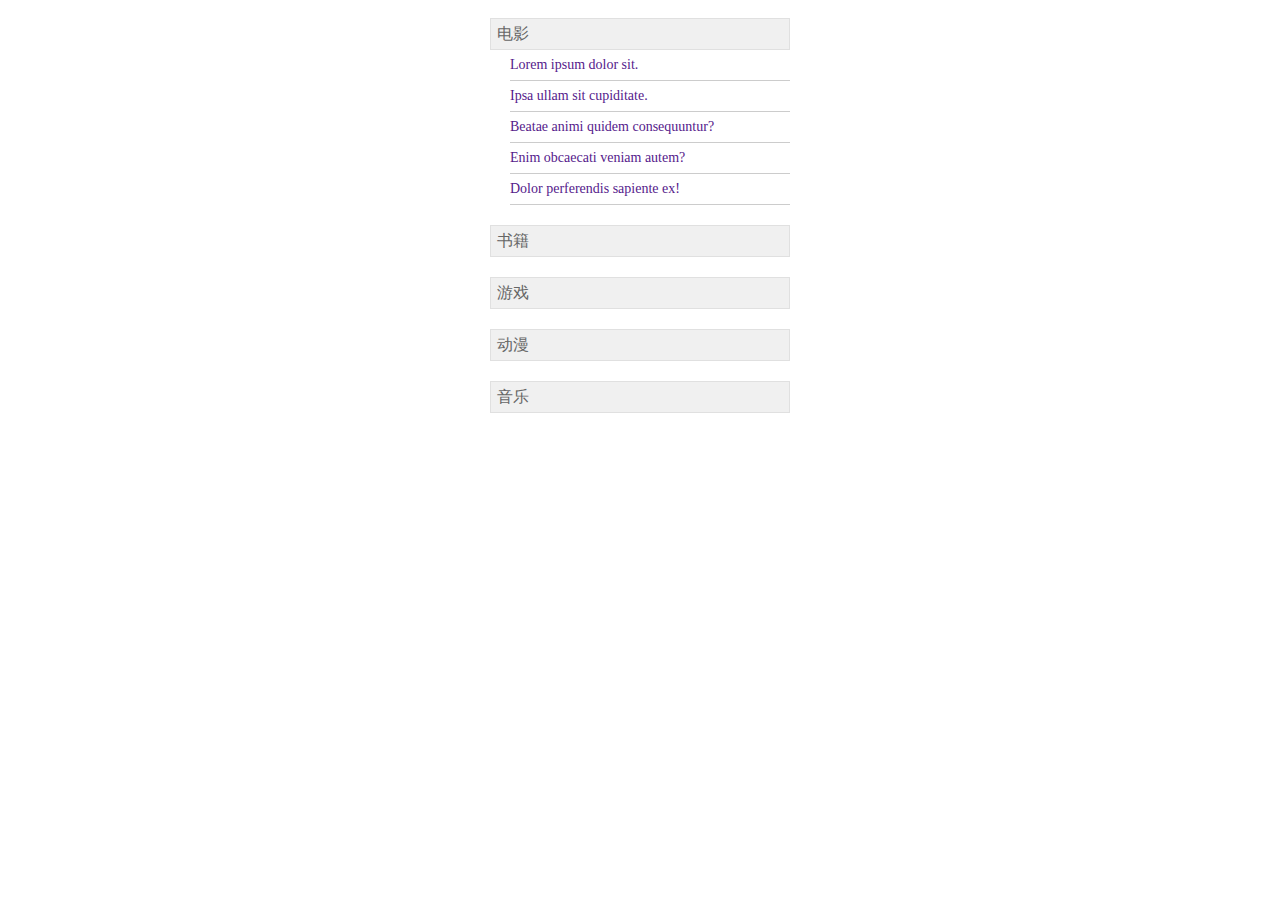
<file: javascript-case/4. 手风琴效果/index.html>
<!DOCTYPE html>
<html lang="en">

<head>
    <meta charset="UTF-8">
    <meta name="viewport" content="width=device-width, initial-scale=1.0">
    <meta http-equiv="X-UA-Compatible" content="ie=edge">
    <title>Document</title>

    <style>
        .container {
            width: 300px;
            margin: 0 auto;
        }

        .container .menu {
            padding: 10px 0;
        }

        .container .menu h2 {
            background: #F0F0F0;
            padding: 5px 6px 4px 6px;
            border: 1px solid #E0E0E0;
            cursor: pointer;
            font-size: 16px;
            color: #666;
            font-weight: normal;
            margin: 0;
        }

        .container .menu .items {
            padding-left: 20px;
            display: none;
            overflow: hidden;
        }

        .container .menu .items a {
            display: block;
            text-decoration: none;
            font-size: 14px;
            height: 30px;
            line-height: 30px;
            border-bottom: 1px solid #ccc;
        }

        .container .menu .items.active {
            display: block;
        }
    </style>
</head>

<body>
    <div class="container">
        <div class="menu">
            <h2>电影</h2>
            <div class="items active">
                <a href="">Lorem ipsum dolor sit.</a>
                <a href="">Ipsa ullam sit cupiditate.</a>
                <a href="">Beatae animi quidem consequuntur?</a>
                <a href="">Enim obcaecati veniam autem?</a>
                <a href="">Dolor perferendis sapiente ex!</a>
            </div>
        </div>
        <div class="menu">
            <h2>书籍</h2>
            <div class="items">
                <a href="">Lorem ipsum dolor sit.</a>
                <a href="">Ipsa ullam sit cupiditate.</a>
                <a href="">Beatae animi quidem consequuntur?</a>
                <a href="">Enim obcaecati veniam autem?</a>
                <a href="">Dolor perferendis sapiente ex!</a>
            </div>
        </div>

        <div class="menu">
            <h2>游戏</h2>
            <div class="items">
                <a href="">Lorem ipsum dolor sit.</a>
                <a href="">Ipsa ullam sit cupiditate.</a>
                <a href="">Beatae animi quidem consequuntur?</a>
                <a href="">Enim obcaecati veniam autem?</a>
                <a href="">Dolor perferendis sapiente ex!</a>
            </div>
        </div>
        <div class="menu">
            <h2>动漫</h2>
            <div class="items">
                <a href="">Lorem ipsum dolor sit.</a>
                <a href="">Ipsa ullam sit cupiditate.</a>
                <a href="">Beatae animi quidem consequuntur?</a>
                <a href="">Enim obcaecati veniam autem?</a>
                <a href="">Dolor perferendis sapiente ex!</a>
            </div>
        </div>
        <div class="menu">
            <h2>音乐</h2>
            <div class="items">
                <a href="">Lorem ipsum dolor sit.</a>
                <a href="">Ipsa ullam sit cupiditate.</a>
                <a href="">Beatae animi quidem consequuntur?</a>
                <a href="">Enim obcaecati veniam autem?</a>
                <a href="">Dolor perferendis sapiente ex!</a>
            </div>
        </div>
    </div>
    <script src="../../plugin/helpers.js"></script>
    <script src="../../plugin/animate.js"></script>
    <script src="index.js"></script>
</body>

</html>
</file>
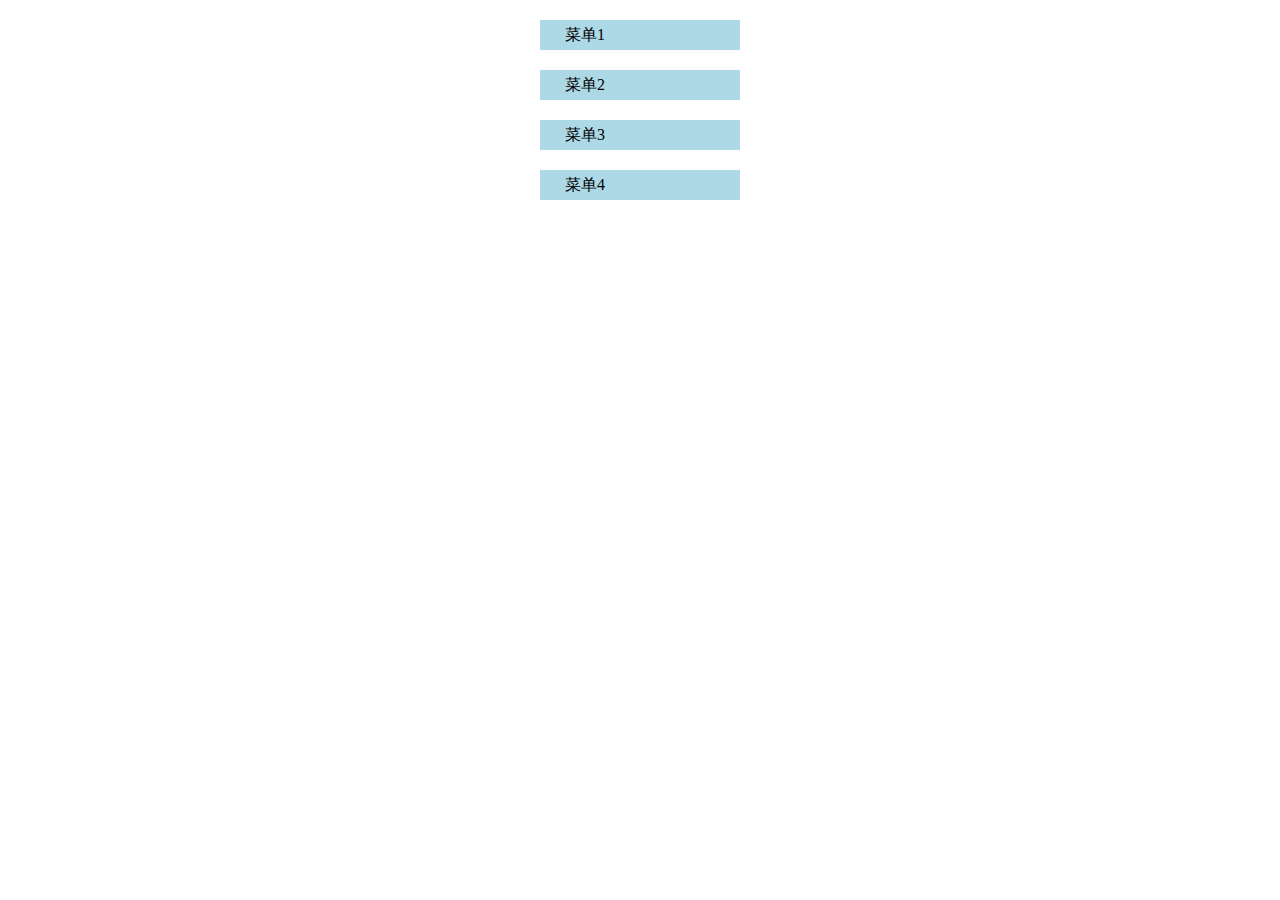
<file: javascript-case/accordion/index.html>
<!DOCTYPE html>
<html lang="en">

<head>
  <meta charset="UTF-8" />
  <meta http-equiv="X-UA-Compatible" content="IE=edge" />
  <meta name="viewport" content="width=device-width, initial-scale=1.0" />
  <title>Document</title>
  <link rel="stylesheet" href="./index.css" />
</head>

<body>
  <ul class="menu-container">
    <li class="menu">
      <h2>菜单1</h2>
      <ul class="submenu">
        <li>菜单1</li>
        <li>菜单2</li>
        <li>菜单3</li>
        <li>菜单4</li>
        <li>菜单1</li>
        <li>菜单2</li>
        <li>菜单3</li>
        <li>菜单4</li>
      </ul>
    </li>
    <li class="menu">
      <h2>菜单2</h2>
      <ul class="submenu">
        <li>菜单1</li>
        <li>菜单2</li>
        <li>菜单3</li>
        <li>菜单4</li>
      </ul>
    </li>
    <li class="menu">
      <h2>菜单3</h2>
      <ul class="submenu">
        <li>菜单1</li>
        <li>菜单2</li>
        <li>菜单3</li>
        <li>菜单4</li>
      </ul>
    </li>
    <li class="menu">
      <h2>菜单4</h2>
      <ul class="submenu">
        <li>菜单1</li>
        <li>菜单2</li>
        <li>菜单3</li>
        <li>菜单4</li>
      </ul>
    </li>
  </ul>
  <script src="./animate.js"></script>
  <script src="./index.js"></script>
</body>

</html>
</file>
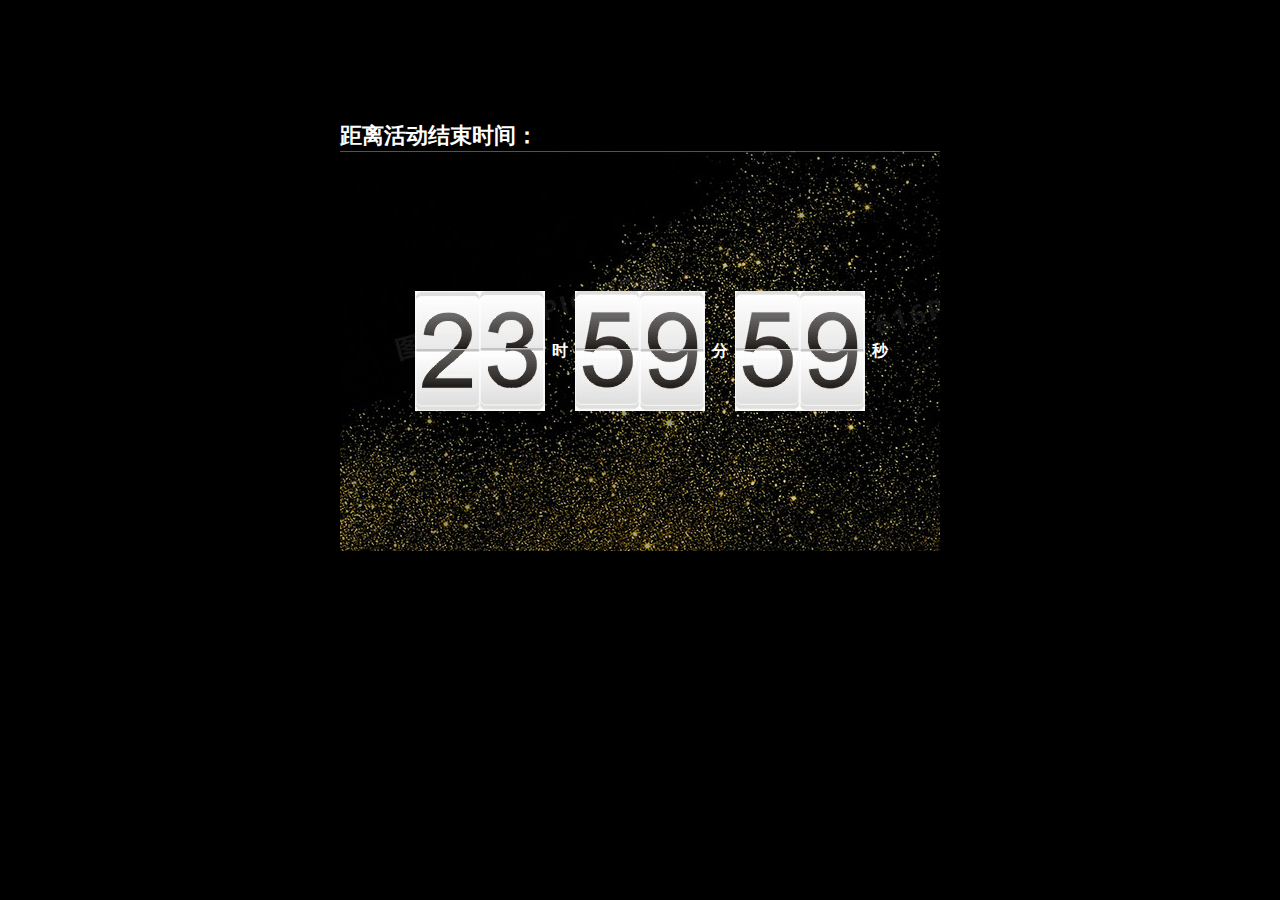
<file: javascript-case/countdown/index.html>
<!doctype html>
<html lang="en">

<head>
    <meta charset="UTF-8">
    <meta name="Generator" content="EditPlus®">
    <meta name="Author" content="">
    <meta name="Keywords" content="">
    <meta name="Description" content="">
    <title>倒计时案例效果</title>
    <link rel="stylesheet" href="./css/index.css">
</head>

<body>
    <div class="container">
        <p>距离活动结束时间：</p>
        <div class="con">
            <div class="time-item">
                <ul>
                    <li><img src="images/2.png" /></li>
                    <li><img src="images/1.png" /></li>
                    <li><img src="images/0.png" /></li>
                </ul>
            </div>
            <div class="time-item">
                <ul>
                    <li><img src="images/3.png" /></li>
                    <li><img src="images/2.png" /></li>
                    <li><img src="images/1.png" /></li>
                    <li><img src="images/0.png" /></li>
                </ul>
            </div>
            <div class="time">时</div>
            <div class="time-item">
                <ul>
                    <li><img src="images/5.png" /></li>
                    <li><img src="images/4.png" /></li>
                    <li><img src="images/3.png" /></li>
                    <li><img src="images/2.png" /></li>
                    <li><img src="images/1.png" /></li>
                    <li><img src="images/0.png" /></li>
                </ul>
            </div>
            <div class="time-item">
                <ul>
                    <li><img src="images/9.png" /></li>
                    <li><img src="images/8.png" /></li>
                    <li><img src="images/7.png" /></li>
                    <li><img src="images/6.png" /></li>
                    <li><img src="images/5.png" /></li>
                    <li><img src="images/4.png" /></li>
                    <li><img src="images/3.png" /></li>
                    <li><img src="images/2.png" /></li>
                    <li><img src="images/1.png" /></li>
                    <li><img src="images/0.png" /></li>
                </ul>
            </div>
            <div class="time">分</div>
            <div class="time-item">
                <ul>
                    <li><img src="images/5.png" /></li>
                    <li><img src="images/4.png" /></li>
                    <li><img src="images/3.png" /></li>
                    <li><img src="images/2.png" /></li>
                    <li><img src="images/1.png" /></li>
                    <li><img src="images/0.png" /></li>
                </ul>
            </div>
            <div class="time-item">
                <ul>
                    <li><img src="images/9.png" /></li>
                    <li><img src="images/8.png" /></li>
                    <li><img src="images/7.png" /></li>
                    <li><img src="images/6.png" /></li>
                    <li><img src="images/5.png" /></li>
                    <li><img src="images/4.png" /></li>
                    <li><img src="images/3.png" /></li>
                    <li><img src="images/2.png" /></li>
                    <li><img src="images/1.png" /></li>
                    <li><img src="images/0.png" /></li>
                </ul>
            </div>
            <div class="time">秒</div>
        </div>
    </div>

    <script src="./js/index.js"></script>
</body>

</html>
</file>
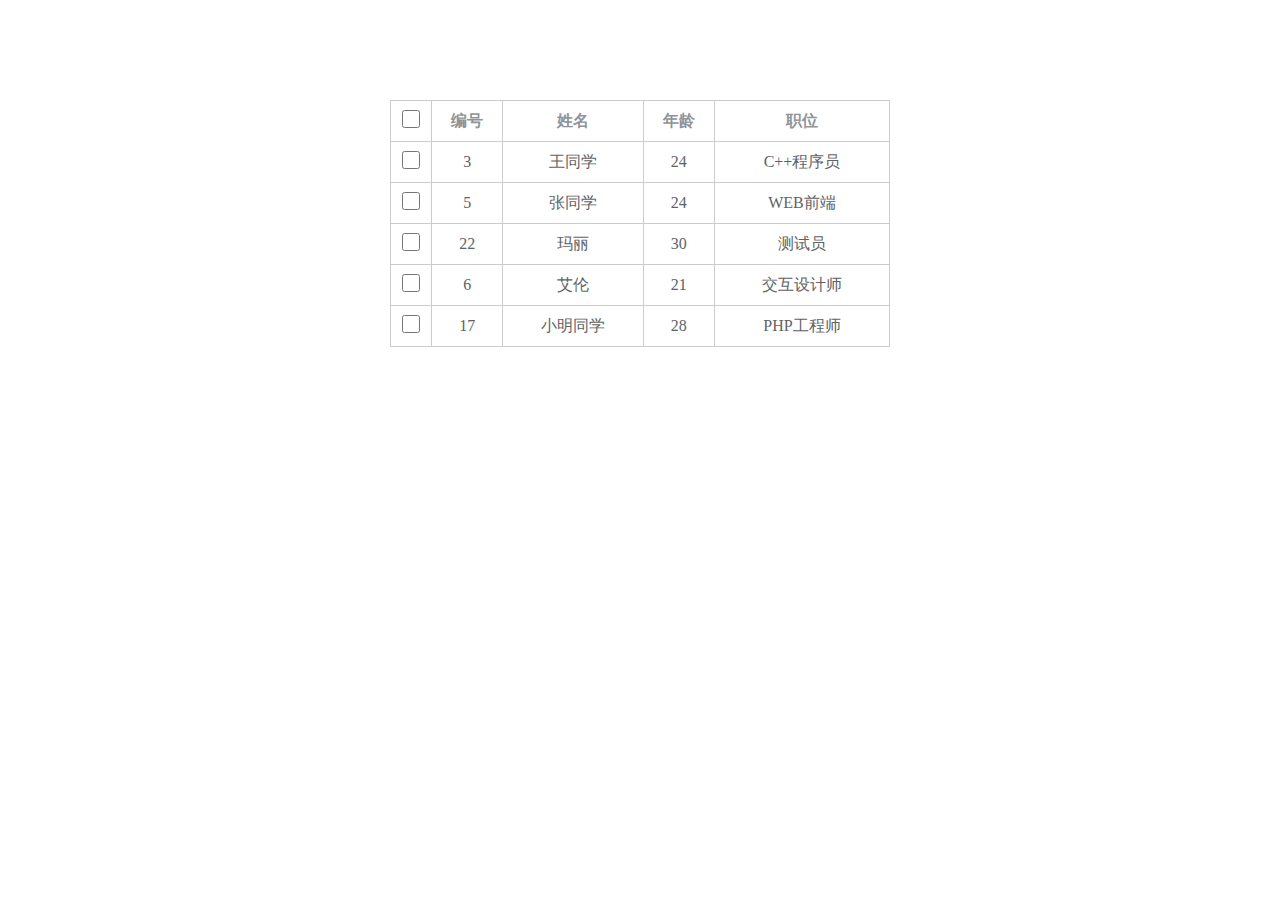
<file: javascript-case/dynamic-sort-table/index.html>
<!DOCTYPE html>
<html lang="en">

<head>
    <meta charset="UTF-8">
    <meta name="viewport" content="width=device-width, initial-scale=1.0">
    <meta http-equiv="X-UA-Compatible" content="ie=edge">
    <link rel="stylesheet" href="./css/index.css">
    <title>动态排序表格</title>
</head>

<body>
    <table class="table-container" width="400">
        <thead>
            <tr>
                <th>
                    <input id="checkAll" class="checkAll" type="checkbox">
                </th>
                <th>编号</th>
                <th>姓名</th>
                <th>年龄</th>
                <th>职位</th>
            </tr>
        </thead>
        <tbody>
            <tr>
                <td>
                    <input type="checkbox">
                </td>
                <td>3</td>
                <td>王同学</td>
                <td>24</td>
                <td>C++程序员</td>
            </tr>
            <tr>
                <td>
                    <input type="checkbox">
                </td>
                <td>5</td>
                <td>张同学</td>
                <td>24</td>
                <td>WEB前端</td>
            </tr>
            <tr>
                <td>
                    <input type="checkbox">
                </td>
                <td>22</td>
                <td>玛丽</td>
                <td>30</td>
                <td>测试员</td>
            </tr>
            <tr>
                <td>
                    <input type="checkbox">
                </td>
                <td>6</td>
                <td>艾伦</td>
                <td>21</td>
                <td>交互设计师</td>
            </tr>
            <tr>
                <td>
                    <input type="checkbox">
                </td>
                <td>17</td>
                <td>小明同学</td>
                <td>28</td>
                <td>PHP工程师</td>
            </tr>

        </tbody>
    </table>
    <!-- 为了保证所有的DOM结构加载渲染完成，将我们的JS代码放在body的闭合标签之前来进行一个加载 -->
    <script src="./js/index.js"></script>
</body>

</html>
</file>
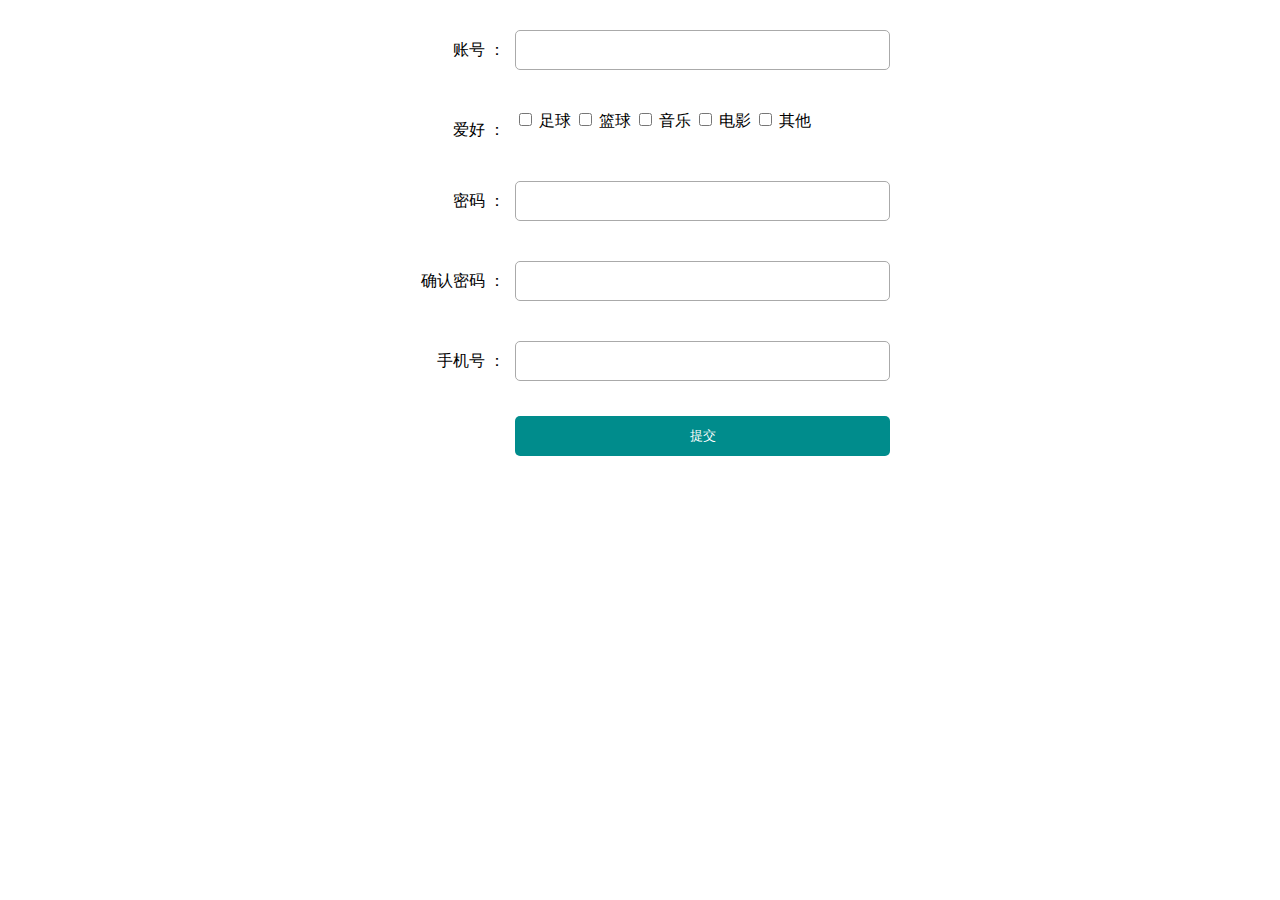
<file: javascript-case/form-plugin/index.html>
<!DOCTYPE html>
<html lang="en">

<head>
    <meta charset="UTF-8">
    <meta name="viewport" content="width=device-width, initial-scale=1.0">
    <meta http-equiv="X-UA-Compatible" content="ie=edge">
    <title>Document</title>
    <link rel="stylesheet" href="css/index.css">
</head>

<body>
    <form action="" class="form">
        <div class="form-item" data-field-container="loginId">
            <div class="item">
                <div class="left">
                    账号
                </div>
                <div class="right">
                    <input data-field-listener="input" type="text" data-field>
                </div>
            </div>
            <div class="error">
                错误消息
            </div>
        </div>
        <div class="form-item" data-field-container="loves">
            <div class="item">
                <div class="left">
                    爱好
                </div>
                <div class="right">
                    <label>
                        <input type="checkbox" value="football" data-field>
                        足球
                    </label>
                    <label>
                        <input type="checkbox" value="basketball" data-field>
                        篮球
                    </label>
                    <label>
                        <input type="checkbox" value="music" data-field>
                        音乐
                    </label>
                    <label>
                        <input type="checkbox" value="movie" data-field>
                        电影
                    </label>
                    <label>
                        <input type="checkbox" value="other" data-field>
                        其他
                    </label>
                </div>
            </div>
            <div class="error">
                错误消息
            </div>
        </div>
        <div class="form-item" data-field-container="pwd">
            <div class="item">
                <div class="left">
                    密码
                </div>
                <div class="right">
                    <input data-field data-field-listener="input" data-field-trigger="pwdAgain,loginId" type="password" name="pwd">
                </div>
            </div>
            <div class="error">
                错误消息
            </div>
        </div>
        <div class="form-item" data-field-container="pwdAgain">
            <div class="item">
                <div class="left">
                    确认密码
                </div>
                <div class="right">
                    <input type="password" data-field name="pwdAgain">
                </div>
            </div>
            <div class="error">
                错误消息
            </div>
        </div>
        <div class="form-item">
            <div class="item">
                <div class="left">
                    手机号
                </div>
                <div class="right">
                    <input type="text" name="mobile">
                </div>
            </div>
            <div class="error">
                错误消息
            </div>
        </div>
        <div class="form-item">
            <div class="button">
                <button>提交</button>
            </div>
        </div>
    </form>

    <script src="../../plugin/formvalidator.js"></script>
    <script>
        var formRule = {
            loginId: [{
                    rule: "required",
                    message: "请填写账号"
                },
                {
                    rule: /^.{6,12}$/,
                    message: "账号必须是6-12位字符"
                }
            ],
            pwd: [{
                rule: "required",
                message: "请输入密码"
            }],
            loves: [{
                rule: "required",
                message: "请至少选择一个爱好"
            }],
            pwdAgain: [{
                rule: "required",
                message: "请填写确认密码"
            }, {
                rule: function(value, formData) {
                    if (value === formData.pwd) {
                        return true;
                    } else {
                        return "两次密码输入不一致"
                    }
                }
            }]
        }

        var formValidator = new myPlugin.FormValidator({
            formDom: document.querySelector(".form"),
            formRule,
            errorClass: "has-error"
        })

        document.querySelector(".form").onsubmit = function() {
            var results = formValidator.setStatus();
            if (results.length > 0) {
                //有错误
                return false;
            }
        }
    </script>
</body>

</html>
</file>
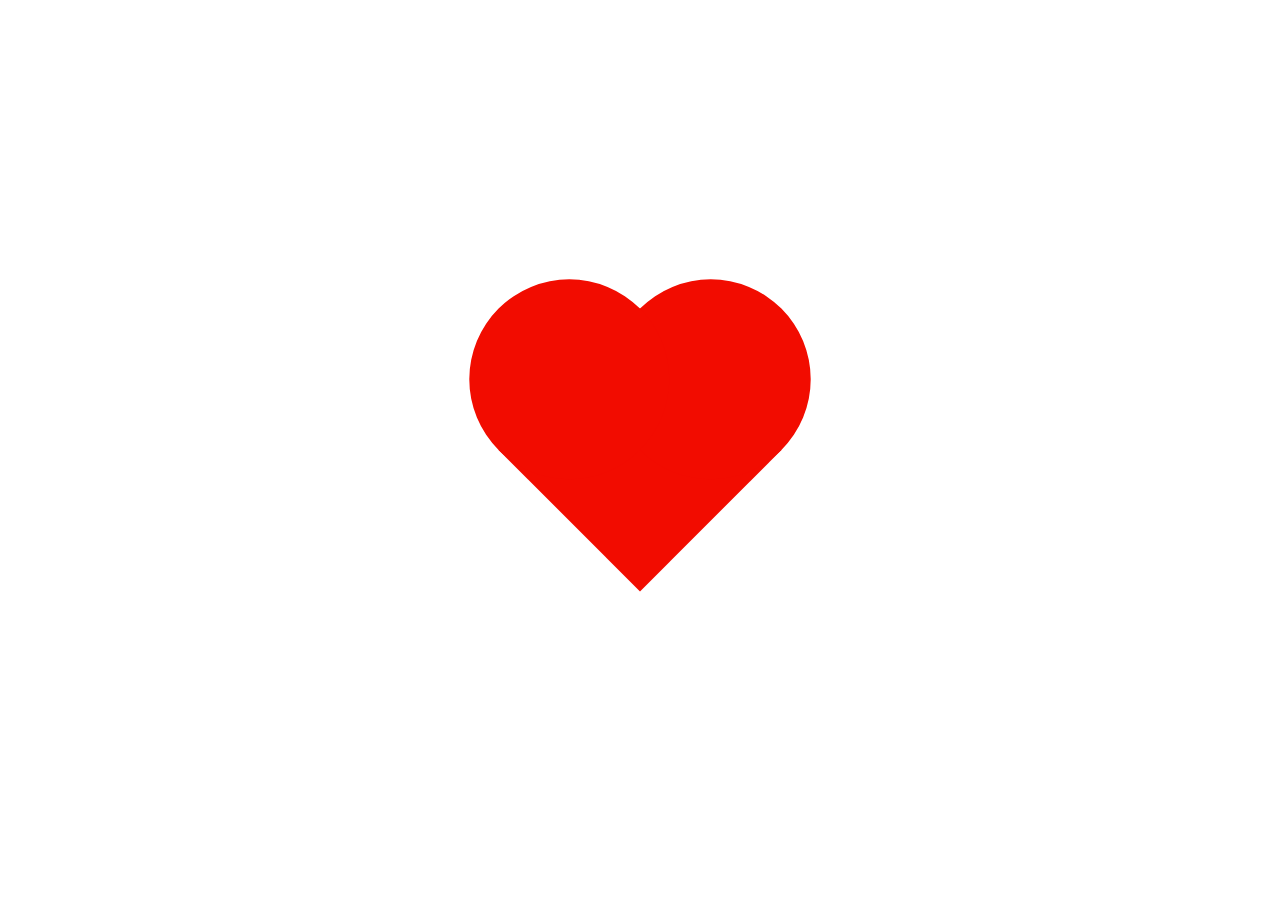
<file: javascript-case/heartbeat/index.html>
<!DOCTYPE html>
<html lang="en">
  <head>
    <meta charset="UTF-8" />
    <meta http-equiv="X-UA-Compatible" content="IE=edge" />
    <meta name="viewport" content="width=device-width, initial-scale=1.0" />
    <title>Document</title>
    <link rel="stylesheet" href="./index.css" />
  </head>
  <body>
    <div class="love"></div>
  </body>
</html>
</file>
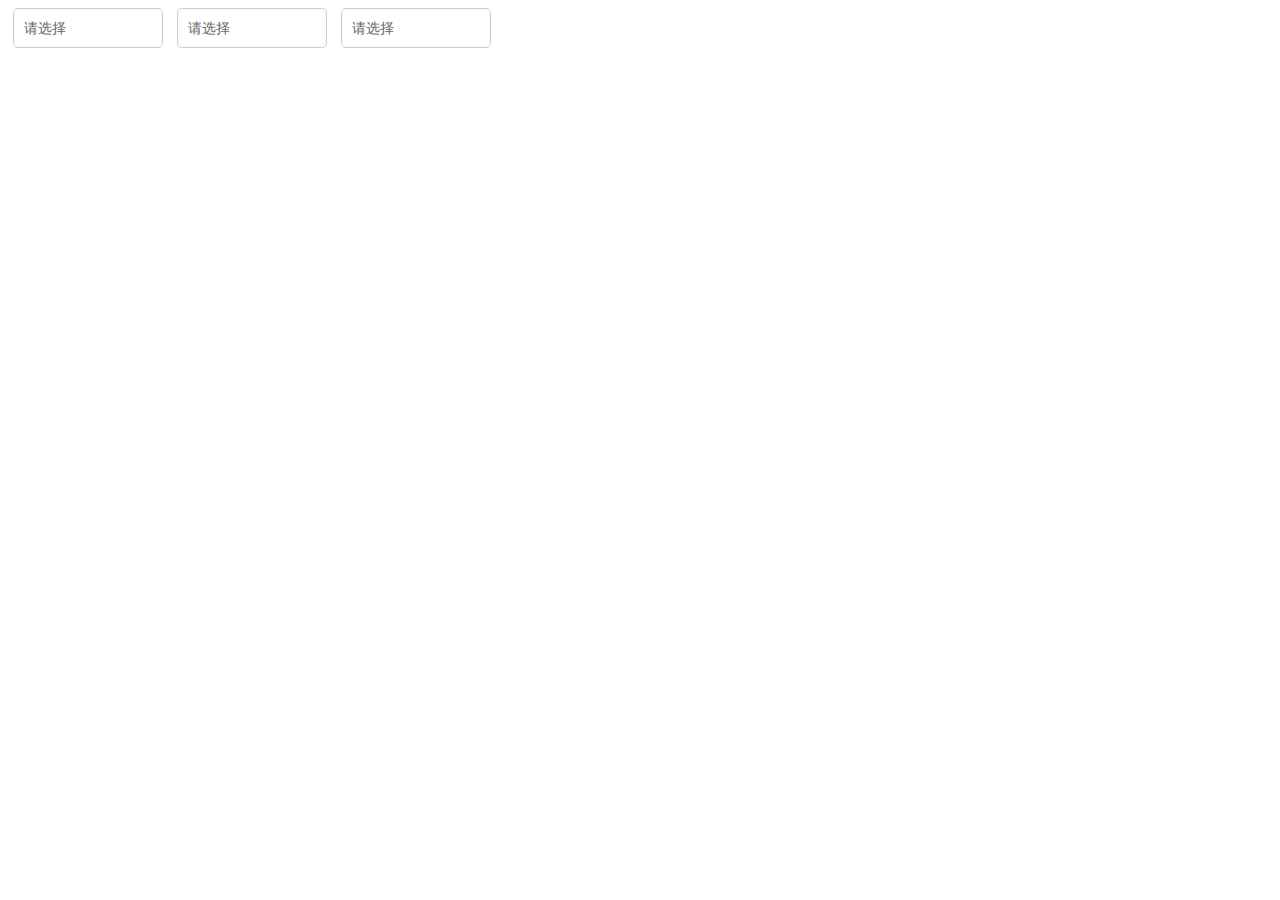
<file: javascript-case/linkage-between-provinces-and-cities/index.html>
<!DOCTYPE html>
<html lang="en">
  <head>
    <meta charset="UTF-8" />
    <meta http-equiv="X-UA-Compatible" content="IE=edge" />
    <meta name="viewport" content="width=device-width, initial-scale=1.0" />
    <title>Document</title>
    <link
      rel="stylesheet"
      href="http://at.alicdn.com/t/font_2514356_mwy5s3s6fx.css"
    />
    <link rel="stylesheet" href="./index.css" />
  </head>
  <body>
    <div class="select" id="selProvince" data-name="省份">
      <div class="title">
        <span>请选择</span>
        <i class="iconfont iconarrow-up"></i>
      </div>
      <ul class="options"></ul>
    </div>
    <div class="select" id="selCity" data-name="城市">
      <div class="title">
        <span>请选择</span>
        <i class="iconfont iconarrow-up"></i>
      </div>
      <ul class="options"></ul>
    </div>
    <div class="select" id="selArea" data-name="地区">
      <div class="title">
        <span>请选择</span>
        <i class="iconfont iconarrow-up"></i>
      </div>
      <ul class="options"></ul>
    </div>

    <script src="./index.js"></script>
  </body>
</html>
</file>
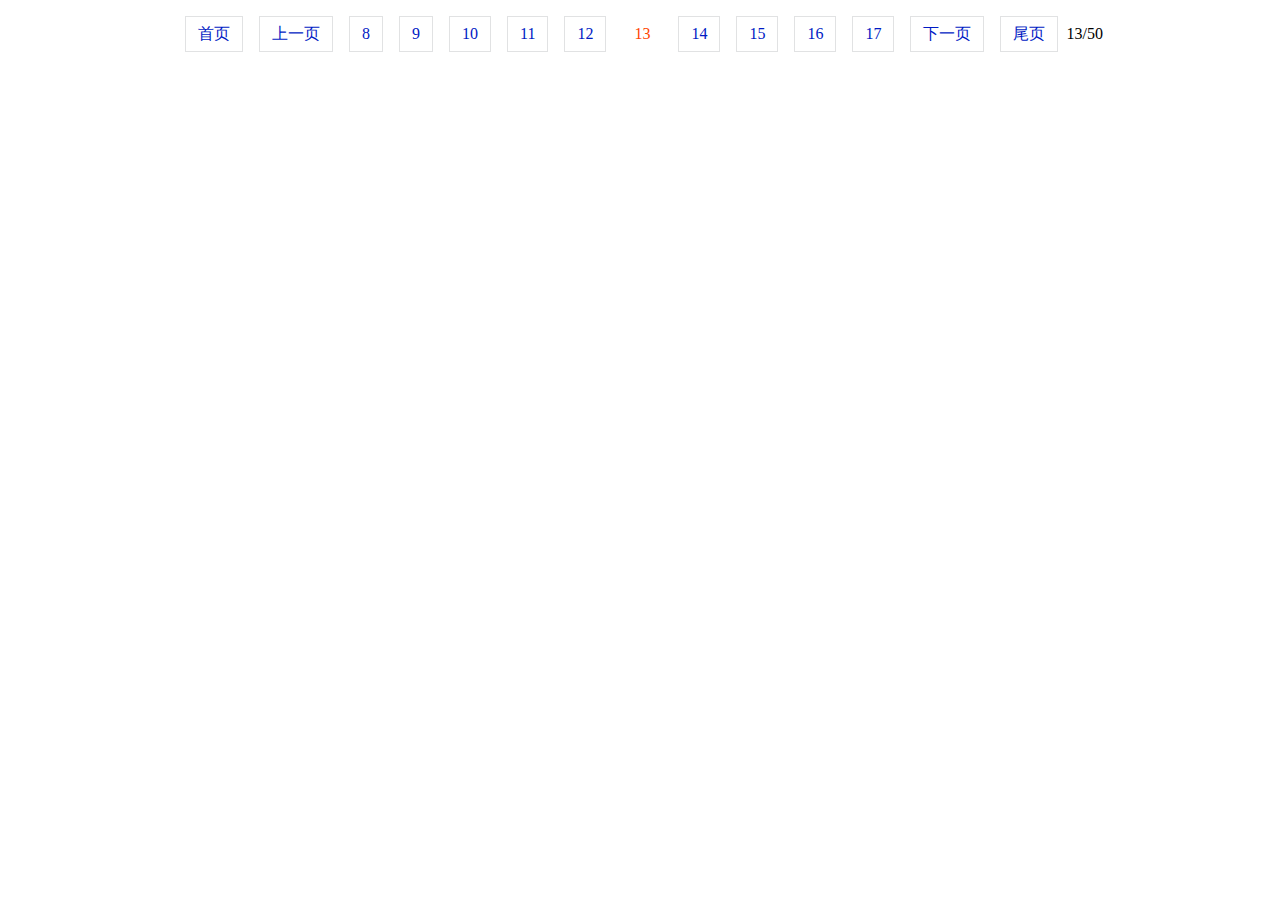
<file: javascript-case/paging-plug-in/index.html>
<!DOCTYPE html>
<html lang="en">

<head>
    <meta charset="UTF-8">
    <meta http-equiv="X-UA-Compatible" content="IE=edge">
    <meta name="viewport" content="width=device-width, initial-scale=1.0">
    <title>分页2</title>
    <link rel="stylesheet" href="./css/index.css">
</head>

<body>
    <!-- 我们要进行一个分页组件的封装 -->
    <!-- 所以在结构这个部分，我们只需要有一个容器即可 -->

    <!-- 分页容器 -->
    <div id="pagercontainer" class="pagercontainer"></div>

    <script src="./js/index.js"></script>
    <script>
        var pagercontainer = document.getElementById('pagercontainer');
        // 1. 当前页码  2. 总页码数 3. 中间的分页项目的个数 4. 放入哪个容器
        createPager(13, 50, 10, pagercontainer)
    </script>
</body>

</html>
</file>
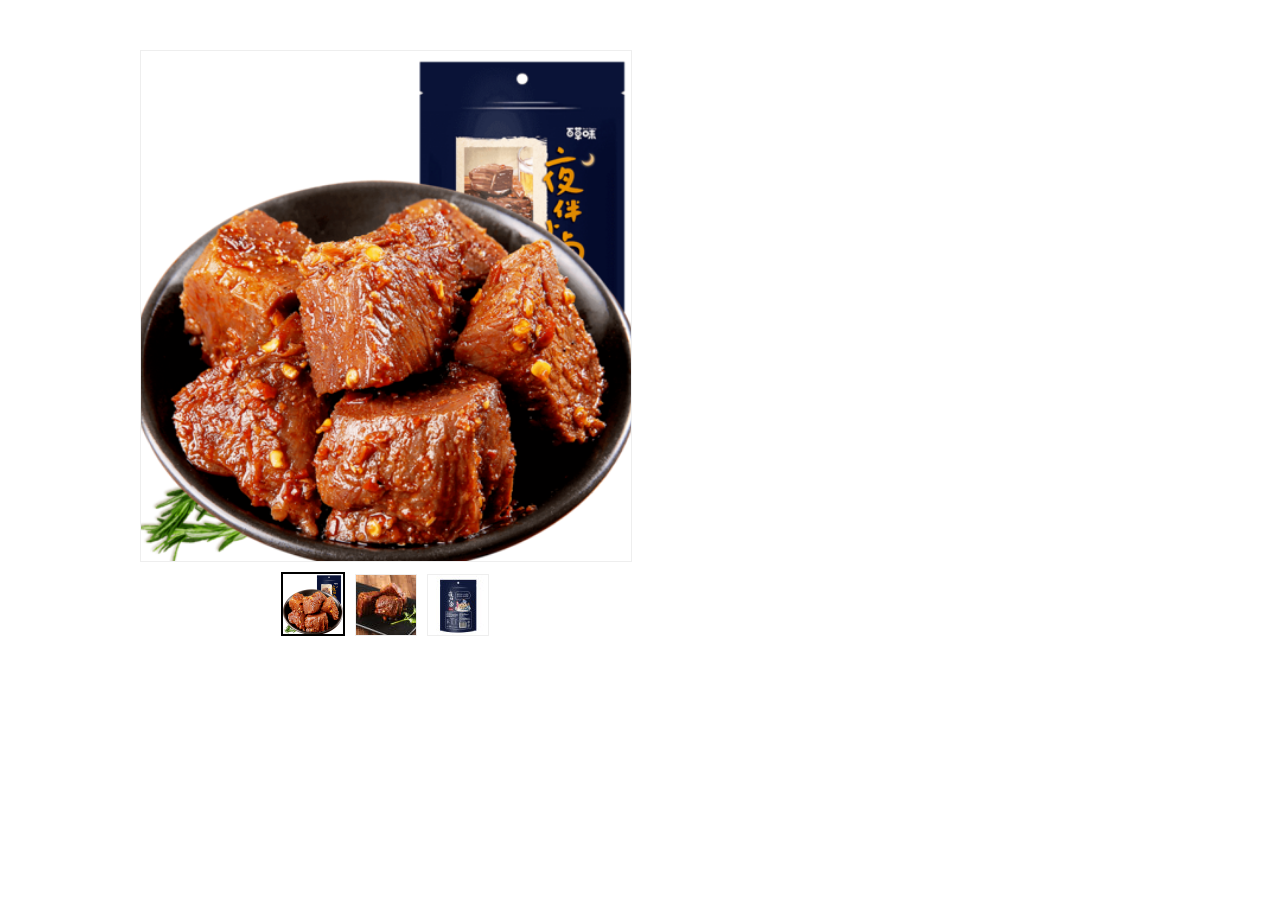
<file: javascript-case/picture-magnifier/index.html>
<!DOCTYPE html>
<html lang="en">
<head>
  <meta charset="UTF-8">
  <meta http-equiv="X-UA-Compatible" content="IE=edge">
  <meta name="viewport" content="width=device-width, initial-scale=1.0">
  <title>Document</title>
  <link rel="stylesheet" href="./index.css">
</head>
<body>
  <!--最外层容器 -->
  <div class="container">
    <!-- 左侧原图 -->
    <div class="left-img">
      <!-- 遮罩层 -->
      <div class="mask"></div>
    </div>
    <!-- 右侧放大图片 -->
    <div class="right-img"></div>
    <!-- 缩略图集合 -->
    <div class="img-list-wrapper">
      <ul class="img-list">
      </ul>
    </div>
  </div>
  <script src="./index.js"></script>
</body>
</html>
</file>
<file: index.css>
.menu-container {
  margin: 0 auto;
  width: 600px;
  padding: 0 20px;
  box-sizing: border-box;
}

h1 {
  text-align: center;
  padding: 20px;
}

.menu {
  margin: 20px 0;
}

h2 {
  background-color: #F0F0F0;
  border: 1px solid #E0E0E0;
  cursor: pointer;
  color: #666;
  font-size: 20px;
  font-weight: normal;
  margin: 0px 0px 10px 0px;
  padding: 0px 0px 0px 10px;
}


.submenu {
  list-style: none;
  margin: 0;
  padding: 0px 0px 0px 30px;
  height: 0px;
  overflow: hidden;
}

.submenu li {
  height: 30px;
  line-height: 30px;
  padding: 10px 0px;
}

.submenu li a {
  text-decoration: none;
  display: block;
  height: 100%;
  font-size: 18px;
  color: #666;
  border-bottom: 1px solid #ccc;
}
</file>
<file: bootstrap-demo/css/iconfont.css>
@font-face {font-family: "iconfont";
  src: url('iconfont.eot?t=1576319485555'); /* IE9 */
  src: url('iconfont.eot?t=1576319485555#iefix') format('embedded-opentype'), /* IE6-IE8 */
  url('[data-uri]') format('woff2'),
  url('iconfont.woff?t=1576319485555') format('woff'),
  url('iconfont.ttf?t=1576319485555') format('truetype'), /* chrome, firefox, opera, Safari, Android, iOS 4.2+ */
  url('iconfont.svg?t=1576319485555#iconfont') format('svg'); /* iOS 4.1- */
}

.iconfont {
  font-family: "iconfont" !important;
  font-size: 16px;
  font-style: normal;
  -webkit-font-smoothing: antialiased;
  -moz-osx-font-smoothing: grayscale;
}

.icon-shouye:before {
  content: "\e626";
}

.icon-denglu:before {
  content: "\e612";
}

.icon-weibiaoti5:before {
  content: "\e63d";
}

.icon-gengduo:before {
  content: "\e66e";
}

.icon-kafei:before {
  content: "\e611";
}

.icon-mendian:before {
  content: "\e628";
}

.icon-guanbi:before {
  content: "\e608";
}

.icon-left:before {
  content: "\e66a";
}

.icon-caidan:before {
  content: "\e64f";
}

.icon-right:before {
  content: "\e671";
}

.icon-menu:before {
  content: "\e633";
}
</file>
<file: bootstrap-demo/css/index.css>
html {
	font-size: 62.5% !important;    /* 取默认字体的百分比 */
}
@media (min-width: 992px){
	html {
		font-size: 62.5%;
	}
}
@media (min-width: 768px){
	html {
		font-size: 59%;
	}
}
@media (min-width: 576px){
	html {
		font-size: 56%
	}
}
body{
	overflow-x: hidden;
}
a:hover{
	text-decoration: none;
}

/* 左侧内容 */
.leftCon{
	left: 0;
}
.leftCon header{
	height: 80px;
}
.leftCon header ul a{
	font-size: 1.6rem;
}
.leftCon .icon-menu{
	font-size: 3rem;
	cursor: pointer;
	color: #858585;
}

.login{
	height: calc(100vh - 80px);
}
.login .icon-kafei{
	font-size: 24px;
	color: #67a4c7;
}
.login a{
	font-size: 1.6rem;
}
.register{
	border-radius: 13px;
}
@media (max-width:991.98px){
	.leftCon{
		position: relative!important;
	}
	.login{
		height: auto;
	}
}

.menu{
	left: 0;
	top: 0;
	width:100%;
	height: 100vh;
	padding-left: 15px;
	padding-right: 15px;

	z-index: 2000;
	transition: 0.3s;
}
.menu.hide{
	opacity: 0;
	transform: scale(2);
	z-index: -1;
}
.menu.show{
	opacity: 1;
	transform: scale(1);
}

.menu .list ul a{
	font-size: 1.8rem;
}
.menu .font,.menu .font .btn{
	font-size: 1.6rem;
}
.menu footer{
	font-size: 1.4rem;
}
.menu footer,.menu footer a{
	color: rgba(0,0,0,0.38);
}
#closeBtn{
	cursor: pointer;
}

/* 右侧内容 */
#pic .icon-left,#pic .icon-right{
	font-size: 6rem;
}

.start h2{
	font-size: 2.2rem;
}
.start p{
	font-size: 1.6rem;
	line-height: 34px;
}
.start a{
	color: #C2A661;
}
.start button{
   border-radius: 13px;
}

.betters h3,.teah h3{
	font-size: 2.2rem;
}
.betters p,.teah p{
	font-size: 1.6rem;
}
.betters li{
	margin-top: 56px;
}
.betters li a{
	transition: 0.2s;
	box-shadow: 0 1px 1px 1px rgba(0,0,0,0.12);
}
.betters li a img{
	width: 40%;
	margin-top: -28px;
}
.betters li a h4{
	font-size: 1.6rem;
}
.betters li a p{
	font-size: 1.4rem;
}
.betters li a p.caption{
	font-size: 1.2rem;
	color: #C2A661;
	opacity: 0.7;
}
.betters li a:hover{
	box-shadow: 0 0 4px 1px rgba(0,0,0,0.22);
	transform: translateY(-5px);
}

.teah ul{
	width: 1216px;
}
.teah li{
	width: 288px;
}
.scroll li{
	transition: 0.2s;
	box-shadow: 0 1px 1px 1px rgba(0,0,0,0.12);
}
.scroll li span{
	font-size: 1.4rem;
	background: #C2A661;
	left: 0;
	top: 6px;
}
.scroll li:hover{
	box-shadow: 0 0 1px 2px rgba(0,0,0,0.22);
	transform: translateY(-5px);
}

/* 底部 */
.footer ul{
	box-shadow: 0 0 4px rgba(0,0,0,0.12);
}
.footer a span.iconfont{
	font-size: 2.5rem;
}
.footer a.active{
	color: #00A862!important;
}
</file>
<file: javascript-case/accordion/index.css>
h2 {
  margin: 0;
  padding: 0;
  font-size: 100%;
  font-weight: normal;
}

ul {
  margin: 0;
  padding: 0;
  list-style: none;
}

.menu-container {
  width: 200px;
  margin: 0 auto;
  line-height: 30px;
}

.menu-container h2 {
  padding: 0 25px;
  cursor: pointer;
  background: lightblue;
}

.submenu {
  background: #e0f0f7;
  padding: 0 30px;
  height: 0;
  overflow: hidden;
}

.menu {
  margin: 20px 0;
}

.submenu li {
  height: 30px;
}
</file>
<file: javascript-case/countdown/css/index.css>
* {
       margin: 0px;
       padding: 0px;
   }
   
   body {
       background: #000000;
   }
   
   .container {
       width: 600px;
       height: 400px;
       border: 1px solid #000;
       margin: 150px auto 0;
       background: url("../images/1.jpg");
   }
   
   .con {
       width: 490px;
       height: 160px;
       /* background: #000; */
       margin: 100px auto;
       /* box-shadow: 0px 0px 10px #000; */
       padding-top: 40px;
       padding-left: 40px;
   }
   
   .con .time-item {
       color: #fff;
       width: 65px;
       height: 120px;
       float: left;
       overflow: hidden;
   }
   
   .time-item ul {
       position: relative;
       /* transition: all .5s linear; */
       font-size: 0;
       top: 0px;
   }
   
   .con .time {
       width: 30px;
       text-align: center;
       line-height: 120px;
       font-weight: bold;
       float: left;
       color: #fff;
   }
   
   p {
       color: #fff;
       margin-top: -30px;
       font-weight: bold;
       font-size: 22px;
   }
</file>
<file: javascript-case/dynamic-sort-table/css/index.css>
* {
    margin: 0;
    padding: 0;
}

table {
    border-collapse: collapse;
}

tr:hover {
    background-color: #f5f7fa;
}

th {
    cursor: pointer;
    color: #909399;
}

td {
    color: #606266;
}

.table-container {
    margin: 100px auto;
    width: 500px;
}

th,
td {
    border: 1px solid #ccc;
    text-align: center;
    height: 40px;
}

[type="checkbox"] {
    width: 18px;
    height: 18px;
    cursor: pointer;
}
</file>
<file: javascript-case/form-plugin/css/index.css>
.form {
    width: 500px;
    margin: 30px auto;
}

.form .item{
    margin: 5px 0;
}

.form .item::after {
    content: "";
    display: block;
    clear: both;
}

.form .left {
    float: left;
    width: 25%;
    text-align: right;
    padding: 0 10px;
    box-sizing: border-box;
    margin-top: 10px;
}

.form .left::after {
    content: "：";
}

.form .right {
    float: right;
    width: 75%;
    box-sizing: border-box;
}

.form .right input[type=text], .form .right input[type=password]{
    border: 1px solid #aaa;
    border-radius: 5px;
    height: 40px;
    padding: 0 10px;
    font-size: 14px;
    width: 100%;
    box-sizing: border-box;
}

.form .right input:focus {
    /* outline: 1px solid #008c8c; */
    outline: none;
    box-shadow: 0px 0px 0px 1px #008c8c;
}

.form .error {
    color: #f40;
    margin-left: 25%;
    font-size: 14px;
    visibility: hidden;
    height: 30px;
    line-height: 30px;
}

.form .has-error .error {
    visibility: visible;
}

.form .form-item.has-error .right input {
    border-color: #f40;
    box-shadow: none;
}

.form .has-error .left {
    color: #f40;
}

.form .button{
    margin-left: 25%;
}


.form .button button{
    width: 100%;
    box-sizing: border-box;
    background: #008c8c;
    border: none;
    color: #fff;
    height: 40px;
    cursor: pointer;
    border-radius: 5px;
}

.form .button button:hover{
    background: #1dadad;
}
</file>
<file: javascript-case/heartbeat/index.css>
* {
  padding: 0;
  margin: 0;
}

body {
  height: 100vh;
  display: flex;
  justify-content: center;
  align-items: center;
}

.love {
  width: 200px;
  height: 200px;
  background: #f20c00;
  position: relative;
  transform: rotate(45deg);
  animation: heartbit 1s infinite;
}

.love::after,
.love::before {
  content: '';
  position: absolute;
  left: 0;
  top: 0;
  width: 100%;
  height: 100%;
  border-radius: 50%;
  background: inherit;
}

.love::after {
  left: -100px;
}
.love::before {
  top: -100px;
}

@keyframes heartbit {
  0% {
    width: 200px;
    height: 200px;
  }
  20% {
    width: 230px;
    height: 230px;
    background: #ff2121;
  }
  100% {
    width: 200px;
    height: 200px;
  }
}
</file>
<file: javascript-case/linkage-between-provinces-and-cities/index.css>
* {
  box-sizing: border-box;
}

.select {
  display: inline-block;
  margin: 0 5px;
  position: relative;
  white-space: nowrap;
  color: #666;
}

.title {
  min-width: 150px;
  height: 40px;
  line-height: 40px;
  padding: 0 10px;
  display: flex;
  justify-content: space-between;
  font-size: 14px;
  border: 1px solid #ccc;
  border-radius: 5px;
  cursor: pointer;
}
.title .iconfont {
  font-size: 10px;
  transition: 0.25s;
}

.options {
  margin: 0;
  padding: 0;
  list-style: none;
  font-size: 12px;
  border: 1px solid #ccc;
  border-radius: 5px;
  max-height: 300px;
  position: absolute;
  min-width: 100%;
  padding: 10px;
  top: 50px;
  background: #fff;

  display: grid;
  grid-auto-flow: column;
  grid-template-rows: repeat(auto-fit, 20px);
  row-gap: 6px;
  column-gap: 26px;
  justify-items: left;

  box-shadow: 0 0 3px rgba(0, 0, 0, 0.2);

  transform: scaleY(0);
  transition: 0.25s;
  opacity: 0;

  transform-origin: center -10px;
}
.options li {
  cursor: pointer;
  padding: 3px 6px;
  border-radius: 5px;
}

.options::before {
  content: '';
  width: 10px;
  height: 10px;
  position: absolute;
  left: 70px;
  top: -6px;
  border: 1px solid #ccc;
  transform: rotate(45deg);
  border-bottom: none;
  border-right: none;
  background: #fff;
}

.options li.active {
  background: #eec05a;
}

.select.expand .options {
  transform: scaleY(1);
  opacity: 1;
}
.select.expand .iconfont {
  transform: rotate(180deg);
}
.select.disabled {
  color: #ccc;
}
.select.disabled .title {
  cursor: not-allowed;
}
</file>
<file: javascript-case/paging-plug-in/css/index.css>
.pager {
    text-align: center;
}

/* 正常分页的样式 */

.pager a {
    border: 1px solid #e1e2e3;
    color: #001ac4;
    height: 34px;
    display: inline-block;
    line-height: 34px;
    padding: 0 12px;
    margin: 8px;
    cursor: pointer;
    user-select: none;
    /* 不允许用户选择 */
}

/* 当前页样式 */

.pager a.active {
    border: none;
    color: #f40;
    cursor: auto;
}

/* 不可使用样式 */

.pager a.disabled {
    color: #ccc;
    cursor: not-allowed;
}
</file>
<file: javascript-case/picture-magnifier/index.css>
* {
  margin: 0;
  padding: 0;
  list-style: none;
}

.container {
  width: 1000px;
  height: 600px;
  margin: 50px auto;
  font-size: 0;
}

.left-img {
  width: 490px;
  height: 510px;
  margin-right: 16px;
  border: 1px solid #eee;
  display: inline-block;
  /* 图片 */
  background-image: url(./images/imgA_2.jpg);
  background-repeat: no-repeat;
  background-position: center;
  background-size: cover;
  /* 遮罩层相对我进行定位 */
  position: relative;
}
.mask {
  width: 230px;
  height: 230px;
  background-image: url(./images/bg.png);
  position: absolute;
  top: 0;
  left: 0;
  opacity: 0;
}
.right-img {
  width: 490px;
  height: 510px;
  border: 1px solid #eee;
  display: inline-block;
  background-image: url(./images/imgA_3.jpg);
  background-repeat: no-repeat;
  opacity: 0;
}

.img-list-wrapper {
  width: 490px;
  text-align: center;
  margin-top: 10px;
}
.img-list {
  display: inline-block;
}
.img-list li {
  display: inline-block;
  width: 60px;
  height: 60px;
  margin: 0 5px;
  cursor: pointer;
  /* background-image: url(./images/imgA_1.jpg); */
  background-repeat: no-repeat;
  /* border: 2px solid #000; */
  border: 1px solid #eee;
}
</file>
<file: html-css-case/css/index.css>
/* 
    @规则
		@charset    设置样式表的编码 
		@import		导入其它样式文件
		@meida		媒体查询
		@font-face	自定义字体
 */

@import 'reset.css';

@font-face {
	font-family: 'iconfont';
	src: url('../font/iconfont.eot');
	src: url('../font/iconfont.eot?#iefix') format('embedded-opentype'),
		url('../font/iconfont.woff2') format('woff2'),
		url('../font/iconfont.woff') format('woff'),
		url('../font/iconfont.ttf') format('truetype'),
		url('../font/iconfont.svg#iconfont') format('svg');
}
.iconfont {
	font-family: "iconfont" !important;
	font-size: 16px;
	font-style: normal;
	-webkit-font-smoothing: antialiased;
	-moz-osx-font-smoothing: grayscale;
}

/* 头部信息 */
#headMessage li{
	float: left;
	line-height: 35px;
	padding: 0 6px;
	font-size: 0;
}
#headMessage a{
	color: #6c6c6c;
	font-size: 12px;
}
#headMessage a:hover{
	color: #f40;
}
#headMessage a.login{
	color: #f22e00;
}
#headMessage span{
	font-size: 12px;
}
#headMessage span.arrow{
	margin-left: 7px;;
}
#headMessage li strong{
	font-size: 12px;
	color: #f22e00;
}
#headMessage li span.stroe{
	color: #9c9c9c;
}
#headMessage li.line{
	font-size: 12px;
	color: #ddd;
	padding: 0 5px;
}


/* 头部广告 */
#headAd{
	background-color: #f12f04;
}
#headAd .go{
	display: block;
	padding: 10px 10px 10px 15px;
}
#headAd .go img{
	width: 80px;
	height: 80px;
}
#headAd ul{
	padding-top: 13px;
}
#headAd li{
	float: left;
	width: 209px;
	height: 75px;
	margin-right: 10px;

	padding: 12px 15px 0 15px;
	box-sizing: border-box;

	/* 
		盒模型
			1、标准盒模型
				总宽度=border(左右)+width+padding(左右)
				总高度=border(上下)+height+padding(上下)
			2、IE盒模型(怪异盒模型)
				总宽度=width;
				总高度=height;
	 */
}
#headAd li h3{
	font-size: 20px;
	line-height: 28px;
}
#headAd li p{
	font-size: 14px;
	line-height: 20px;
}
#headAd li a{
	color: #fff;
	display: block;
}
#headAd li a img{
	width: 52px;
	height: 52px;
	border-radius: 5px;
}

#headAd li.item1{
	background: url(../images/adbg_01.png) no-repeat;
}
#headAd li.item2{
	background: url(../images/adbg_02.png) no-repeat;
}
#headAd li.item3{
	background: url(../images/adbg_03.png) no-repeat;
}
#headAd li.item4{
	background: url(../images/adbg_04.png) no-repeat;
}
#headAd li.item5{
	background: url(../images/adbg_05.png) no-repeat;
	margin-right: 0;
}


/* 头部搜索 */
#headSearch{
	background-color: #fff;
	padding: 24px 0 10px 0;
}
#headSearch h1 a{
	display: block;
	width: 190px;
	height: 58px;
	background: url(../images/logo.png) center no-repeat;
	text-indent: -9999px;
	overflow: hidden;
	margin-top: 8px;
}

#headSearch .code{
	width: 72px;
	height: 86px;
	border: 1px solid #eee;
	position: relative;
	margin-right: 110px;
	text-align: center;
}
#headSearch .code img{
	width: 62px;
	height: 62px;
}
#headSearch .close{
	position: absolute;
	left: -16px;
	top: -1px;

	width: 14px;
	height: 14px;
	line-height: 14px;
	font-size: 14px;
	border: 1px solid #eee;
	color: #ddd;
	cursor: pointer;
}

#headSearch .search{
	width: 630px;
	margin: 0 auto;
}
#headSearch .searchTab{
	height: 22px;
	padding-left: 17px;
}
#headSearch .searchTab li{
	float: left;
	width: 36px;
	line-height: 22px;
	margin-right: 4px;
	text-align: center;
	color: #f40;
	cursor: pointer;
}
#headSearch .searchTab li:hover{
	background-color: #ffeee5;
}
#headSearch .searchTab li.active{
	color: #fff;
	font-weight: bold;

	background-image: linear-gradient(to right,#ff9000,#ff5000);
	filter: progid:DXImageTransform.Microsoft.gradient(startColorstr='#ffff9000', endColorstr='#ffff5000', GradientType=1);
	border-radius: 6px 6px 0 0;
}
#headSearch .searchContent{
	height: 40px;
}
#headSearch .searchBox{
	width: 554px;
	height: 40px;
	box-sizing: border-box;
	border: 2px solid #ff5000;
	border-right: none;
	border-radius: 20px 0 0 20px;
	overflow: hidden;
	position: relative;
}
#headSearch .searchBox input{
	width: 490px;
	height: 36px;
	line-height: 36px;
	outline: none;
	border: none;
	text-indent: 10px;

	position: absolute;
	z-index: 2;
	background-color: transparent;	/* 透明，为了能够看到后面的文字 */
}
#headSearch .placeholder{
	position: absolute;
	top: 6px;
	left: 14px;
}
#headSearch .placeholder span{
	color: #9c9c9c;
	vertical-align: 1px;
}
#headSearch .imgSearch{
	font-size: 28px;
	color: #9c9c9c;
	position: absolute;
	right: 20px;
	top: -2px;
	cursor: pointer;
}
#headSearch .searchContent button{
	width: 74px;
	height: 40px;
	text-align: center;
	font-size: 18px;
	line-height: 40px;
	color: #fff;
	border: none;
	background-image: linear-gradient(to right,#ff9000,#ff5000);
	filter: progid:DXImageTransform.Microsoft.gradient(startColorstr='#ffff9000', endColorstr='#ffff5000', GradientType=1);

	border-radius: 0 20px 20px 0;
}
#headSearch .hotKey{
	height: 25px;
	line-height: 25px;
}
#headSearch .hotKey a:hover{
	color: #f50;
}


/* 导航 */
#nav h2{
	width: 190px;
	height: 30px;
	line-height: 30px;
	font-size: 16px;
	color: #fff;
	text-align: center;
	background-color: #f50;
}
#nav ul{
	margin-left: 190px;
	height: 30px;

	/* width: 1000px;
	width: calc(100% - 190px); */	/* 支持情况：IE9+ */

	background-image: linear-gradient(to right,#ff9000,#ff5000);
	filter: progid:DXImageTransform.Microsoft.gradient(startColorstr='#ffff9000', endColorstr='#ffff5000', GradientType=1);
}
#nav ul li{
	float: left;
	line-height: 30px;
	margin: 0 7px;
	font-size: 14px;
	color: #fff;
	padding: 0 5px;

	position: relative;
}
#nav ul li.size{
	font-size: 16px;
}
#nav ul li a{
	color: #fff;
	font-weight: bold;
}
#nav ul li.line{
	margin: 0;
	padding: 0;
}
#nav ul li:hover:before{
	content: '';
	position: absolute;
	width: 23px;
	height: 13px;
	background-image: url(../images/ico_01.gif);

	top: -13px;
	left: 50%;
	margin-left: -12px;
}

/* 首屏内容 */
.firstLeft{
	width: 890px;
}
/* 侧边导航 */
.firstLeft .sideNav{
	width: 190px;
	height: 522px;
	background: #fff;
	border: 1px solid #ff5000;
	box-sizing: border-box;
	border-top: none;
	padding-top: 5px;
}
.firstLeft .sideNav li{
	height: 32px;
	line-height: 32px;
	padding-left: 25px;
	color: #999;
	font-size: 14px;

	transition: background-color 0.3s;
}
.firstLeft .sideNav li a{
	font-size: 14px;
	color: #666;
}
.firstLeft .sideNav li span{
	font-size: 12px;
	margin-right: 5px;
}
.firstLeft .sideNav li:hover{
	background: #ffe4dc;
	color: #f50;
}
.firstLeft .sideNav li:hover a{
	color: #f50;
}
.firstLeft .sideNav a:hover{
	text-decoration: underline;
}
/* 图片1容器 */
.firstLeft .img1Box{
	width: 690px;
	height: 282px;
	margin-top: 10px;
}
.firstLeft .pic{
	width: 520px;
	position: relative;
}
.firstLeft .pic button{
	width: 20px;
	height: 30px;
	line-height: 30px;
	color: #fff;
	cursor: pointer;
	border: none;
	background-color: rgba(0,0,0,0.3);	/* 支持情况：IE9+ */

	background-color: #000\9;	/* IE9以下的浏览器认识 */
	filter: alpha(opacity=30);	/* 透明 */

	position: absolute;
	top: 50%;
	margin-top: -15px;

	display: none;
}
.firstLeft .pic button.leftBtn{
	left: 0;
	border-radius: 0 15px 15px 0; 
}
.firstLeft .pic button.rightBtn{
	right: 0;
	border-radius: 15px 0 0 15px; 
}
.firstLeft .pic:hover button{
	display: block;
}
.firstLeft .pic .circle{
	position: absolute;
	bottom: 15px;
	left: 50%;
	margin-left: -35px;
	border-radius: 10px;
	padding: 3px 0;
	font-size: 0;

	background-color: rgba(255,255,255,0.3);
}
.firstLeft .pic .circle span{
	display: inline-block;
	width: 8px;
	height: 8px;
	border-radius: 50%;
	background-color: #fff;
	margin: 0 3px;
	cursor: pointer;
}
.firstLeft .pic .circle span.active{
	background-color: #ff5000;
}
.firstLeft .ad{
	width: 160px;
}
.firstLeft .ad img{
	width: 160px;
}
/* 图片2容器 */
.firstLeft .img2Box{
	width: 690px;
	height: 220px;
	margin-top: 10px;
}
.firstLeft .img2Box .picTitle{
	height: 20px;
}
.firstLeft .img2Box .picTitle .text{
	height: 17px;
	line-height: 17px;
}
.firstLeft .img2Box .picTitle .text .bg{
	background: url(../images/title_bg.png) no-repeat left;
	padding-left: 136px;
	columns: #666;
}
.firstLeft .img2Box .picTitle .text i{
	color: #ff1648;
}
.firstLeft .img2Box .picTitle .line{
	height: 3px;
	background-color: #ff1648;
	position: relative;
}
.firstLeft .img2Box .picTitle .line span{
	width: 87px;
	height: 3px;
	background-color: #000;
	position: absolute;
	left: 0;
}
.firstLeft .img2Box .img{
	width: 520px;
	height: 200px;
	background-color: #fff;
	position: relative;

	display: table-cell;
	vertical-align: middle;

	/* display: flex;
	justify-content: space-around;
	align-items: center; */
}
.firstLeft .img2Box .img img{
	margin: 0 10px;
}
.firstLeft .img2Box .ad .title{
	height: 20px;
	line-height: 20px;
}
/* 淘宝头条 */
.firstLeft .news{
	width: 890px;
	height: 100px;
	background: #fff;
	margin-top: 10px;
	box-sizing: border-box;
	padding: 13px 13px 13px 20px;
}
.firstLeft .news .hd{
	margin-top: 15px;
}
.firstLeft .news .hd h3{
	width: 129px;
	height: 26px;
	background: url(../images/news_logo.png) no-repeat;
	text-indent: -9999px;
	overflow: hidden;
}
.firstLeft .news .hd p{
	color: #999;
	line-height: 24px;
}
.firstLeft .news .newList{
	width: 680px;
	position: relative;
}
.firstLeft .news .newList .img{
	margin-right: 15px;
}
.firstLeft .news .newList .img img{
	width: 130px;
	height: 73px;
}
.firstLeft .news .newList h4{
	line-height: 28px;
	font-size: 16px;
	font-weight: normal;
}
.firstLeft .news .newList h4 a{
	color: #333;
}
.firstLeft .news .newList h4 a:hover,.firstLeft .news .newList .more:hover{
	color: #ff5000;
}
.firstLeft .news .newList p{
	line-height: 18px;
	font-size: 14px;
}
.firstLeft .news .newList p a{
	color: #999;
}
.firstLeft .news .newList .more{
	position: absolute;
	top: 0;
	right: 0;
	color: #999;
}


/* 右边的内容 */
.firstRight{
	width: 290px;
	margin-top: 10px;
}
/* 用户 */
.firstRight .user{
	height: 140px;
	padding-top: 5px;
	background-image: url(../images/user_bg.png);
}
.firstRight .user .avatar{
	display: block;
	width: 50px;
	height: 50px;
	margin: 0 auto;
	border-radius: 50%;
	overflow: hidden;
}
.firstRight .user .avatar img{
	width: 50px;
	height: 50px;
}
.firstRight .user .username{
	text-align: center;
	line-height: 16px;
}
.firstRight .user .members{
	text-align: center;
	font-size: 0;
}
.firstRight .user .members a{
	display: inline-block;
	font-size: 12px;
	border-radius: 9px;
	padding: 0 10px 0 20px;
	margin: 0 2px;

	/* background: #ffe4dc; */
}
.firstRight .user .members a.gold{
	background: #ffe4dc url(../images/ico.png) 0 -572px no-repeat;
}
.firstRight .user .members a.club{
	background: #ffe4dc url(../images/ico.png) 0 -528px no-repeat;
}
.firstRight .user .btn{
	text-align: center;
	
}
.firstRight .user .btn button{
	width: 75px;
	height: 25px;
	line-height: 25px;
	margin: 12px 2px 0 2px;
	color: #fff;
	font-weight: bold;
	border-radius: 4px;
	border: none;
	background-image: linear-gradient(to right,#ff9000,#ff5000);
	filter: progid:DXImageTransform.Microsoft.gradient(startColorstr='#ffff9000', endColorstr='#ffff5000', GradientType=1);
}
.firstRight .user .btn button.login{
	width: 92px;
}

/* 举报 */
.firstRight .tipOff{
	display: block;
	height: 26px;
	line-height: 26px;
	color: #f40;
	background: #ffe4dc;
	text-align: center;
}

.firstRight .tipOff i{
	font-size: 12px;
	vertical-align: 1px;
	position: relative;
	left: 30px;
}

/* 公告区 */
.firstRight .notice{
	height: 108px;
	background-color: #fff;
}
.firstRight .notice .title{
	text-align: center;
	font-size: 0;
	padding-top: 10px;
}
.firstRight .notice .title li{
	display: inline-block;
	font-size: 12px;
	line-height: 20px;
	padding: 0 4px;
	margin: 0 10px;
}
.firstRight .notice .title li.active{
	font-weight: bold;
	border-bottom: 2px solid #f40;
}
.firstRight .notice .title li a:hover{
	color: #f40;
}
.firstRight .notice .content{
	margin: 0 12px;
	padding-top: 10px;
}
.firstRight .notice .content li{
	height: 25px;
	line-height: 25px;
	overflow: hidden;
	float: left;
	width: 130px;
}
.firstRight .notice .content li a:hover,.firstRight .notice .content li.item1 a{
	color: #ff5000;
}
.firstRight .notice .content li.item1{
	width: 100%;
	color: #ff5000;
}
/* 图标区域 */
.firstRight .icon{
	width: 100%;
	height: 231px;
	background-color: #fff;
	table-layout: fixed;	/* 定义列宽的算法，fixed的计算方式为根据表格宽度自动计算列宽，每列的宽度为均分整个表格的宽度 */
}
.firstRight .icon td{
	border: 1px solid #f4f4f4;
	text-align: center;
}
.firstRight .icon td span{
	display: block;
	width: 24px;
	height: 24px;
	margin: 0 auto;
	background: url(../images/ico.png) no-repeat;
}
.firstRight .icon td i{
	line-height: 34px;
	color: #333;
}
.firstRight .icon .item1 span{
	background-position: 0 0; 
}
.firstRight .icon .item2 span{
	background-position: 0 -87px; 
}
.firstRight .icon .item3 span{
	background-position: 0 -44px; 
}
.firstRight .icon .item4 span{
	background-position: 0 -132px; 
}
.firstRight .icon .item5 span{
	background-position: 0 -176px; 
}
.firstRight .icon .item6 span{
	background-position: 0 -220px; 
}
.firstRight .icon .item7 span{
	background-position: 0 -264px; 
}
.firstRight .icon .item8 span{
	background-position: 0 -308px; 
}
.firstRight .icon .item9 span{
	background-position: 0 -352px; 
}
.firstRight .icon .item10 span{
	background-position: 0 -396px; 
}
.firstRight .icon .item11 span{
	background-position: 0 -440px; 
}
.firstRight .icon .item12 span{
	background-position: 0 -484px; 
}
/* APP */
.firstRight .app{
	height: 111px;
	background: #fff;
}
.firstRight .app .title{
	height: 30px;
	line-height: 30px;;
}
.firstRight .app h3{
	font-size: 14px;
	padding-left: 14px;
}
.firstRight .app a{
	margin-right: 10px;
}
.firstRight .app a:hover{
	color: #f40;
}
.firstRight .app .appIcon{
	text-align: center;
	font-size: 0;
}
.firstRight .app .appIcon li{
	width: 32px;
	height: 32px;
	display: inline-block;
	margin: 0 10px 8px 10px;
}
.firstRight .app .appIcon li img{
	width: 32px;
	height: 32px;
}

/* 有好货与爱逛街 */
/* 有好货 */
.goods{
	width: 590px;
	height: 658px;
	background-color: #fff;
	
	overflow: hidden;
}
.goods .head{
	height: 24px;
	line-height: 24px;
	margin: 20px 0;
	padding: 0 20px; 
}
.goods .head h3{
	font-size: 0;
	font-weight: normal;
}
.goods .head h3 img{
	height: 24px;
}
.goods .head h3 span{
	vertical-align: middle;
	color: #ccc;
	font-size: 20px;
	margin: 0 5px;
}
.goods .head h3 i{
	font-size: 12px;
	vertical-align: middle;
	color: #999;
}
.goods .head .change{
	color: #999;
}
.goods .list{
	font-size: 0;
	text-align: center;
}
.goods .list li{
	width: 180px;
	display: inline-block;
	margin: 0 2px 35px 2px;
	text-align: left;
}
.goods .list li img{
	width: 180px;
	height: 180px;
}
.goods .list li h4{
	font-size: 16px;
	height: 28px;
	line-height: 28px;
	font-weight: normal;
}
.goods .list li h4 a:hover{
	color: #f40;
}
.goods .list li .text{
	height: 24px;
	line-height: 24px;
	font-size: 14px;
	overflow: hidden;
}
.goods .list li .text a{
	color: #999;
}
.goods .list li .comment{
	display: block;
	height: 22px;
	line-height: 22px;
	font-size: 12px;
	color: #35b1ff;
	margin-top: 12px;
}
.goods .list li .comment span{
	font-size: 14px;
	margin-right: 4px;
}
/* 爱逛街 */
.shooping .list li .text{
	height: 44px;
	line-height: 22px;
	font-size: 14px;
	overflow: hidden;
	margin-top: 11px;;
}
.shooping .list li .text span{
	font-size: 14px;
	color: #ebebeb;
	position: relative;
	top: -5px;
}
.shooping .list li .text a:hover{
	color: #f40;
}
.shooping .list li .comment{
	color: #999;
}
.shooping .list li .comment img{
	width: 22px;
	height: 22px;
	border-radius: 50%;
}


/* 右侧固定定位导航 */
#tool{
	width: 50px;
	height: 350px;
	/* background-color: #f00; */

	position: fixed;
	top: 100px;
	right: 3%;
	/* border: 1px solid #f00; */
}
#tool span{
	font-size: 32px;
	color: #ff7f13;
	width: 50px;
	height: 36px;
	line-height: 36px;
	text-align: center;

	position: absolute;
	top: -28px;
}
#tool div{
	height: 350px;
	border-radius: 8px;
	overflow: hidden;
}
#tool a{
	display: block;
	width: 50px;
	height: 50px;
	text-align: center;
	background: #fff;
	word-break: keep-all;

	padding-top: 6px;
	box-sizing: border-box;
	position: relative;
}
#tool a:after{
	content: '';
	border-bottom: 1px solid #efefef;
	width: 34px;
	position: absolute;
	left: 8px;
	bottom: 0;
}
#tool a.item6{
	line-height: 40px;
}
#tool a:hover,#tool a.active{
	background-image: linear-gradient(135deg,#ff9000,#ff5000);
	filter: progid:DXImageTransform.Microsoft.gradient(startColorstr='#ffff9000', endColorstr='#ffff5000', GradientType=1);
	color: #fff;
	font-weight: bold;
}
#tool a:hover:after,#tool a.active:after{
	border: none;
}
</file>
